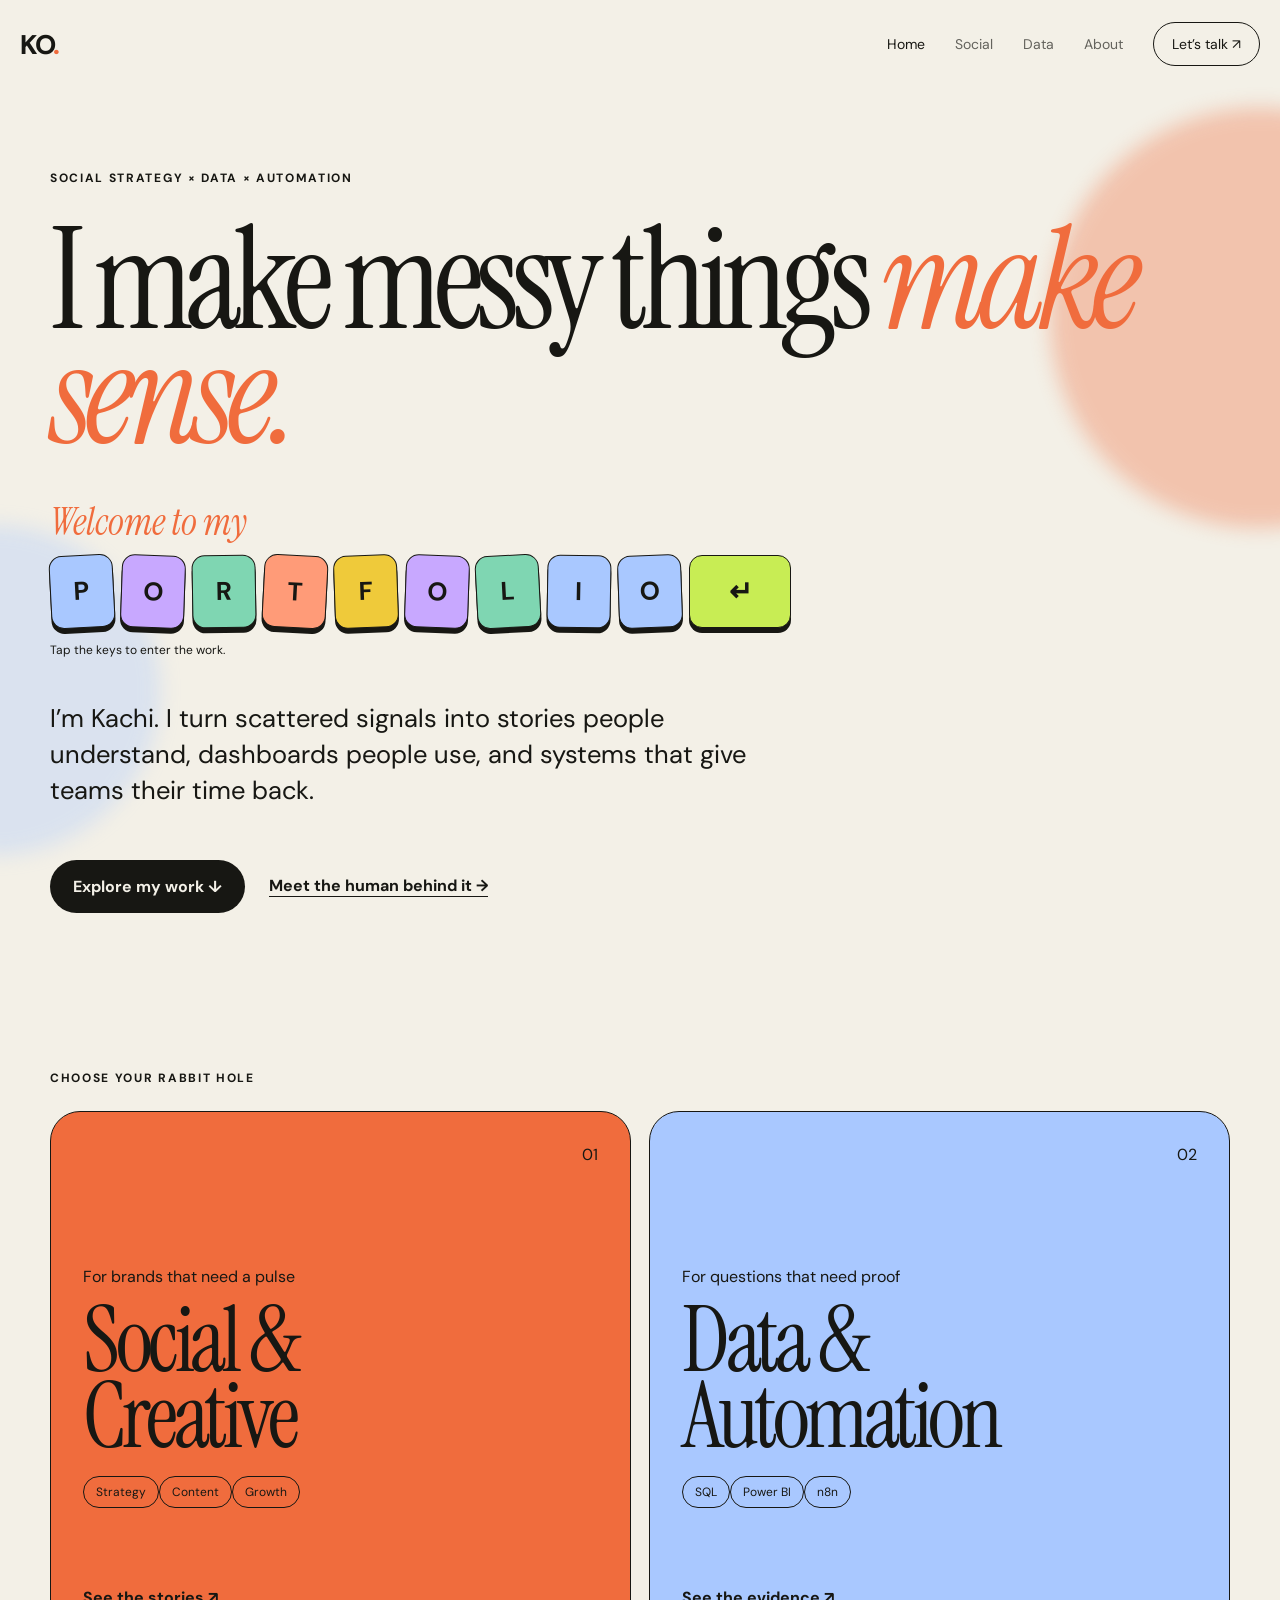
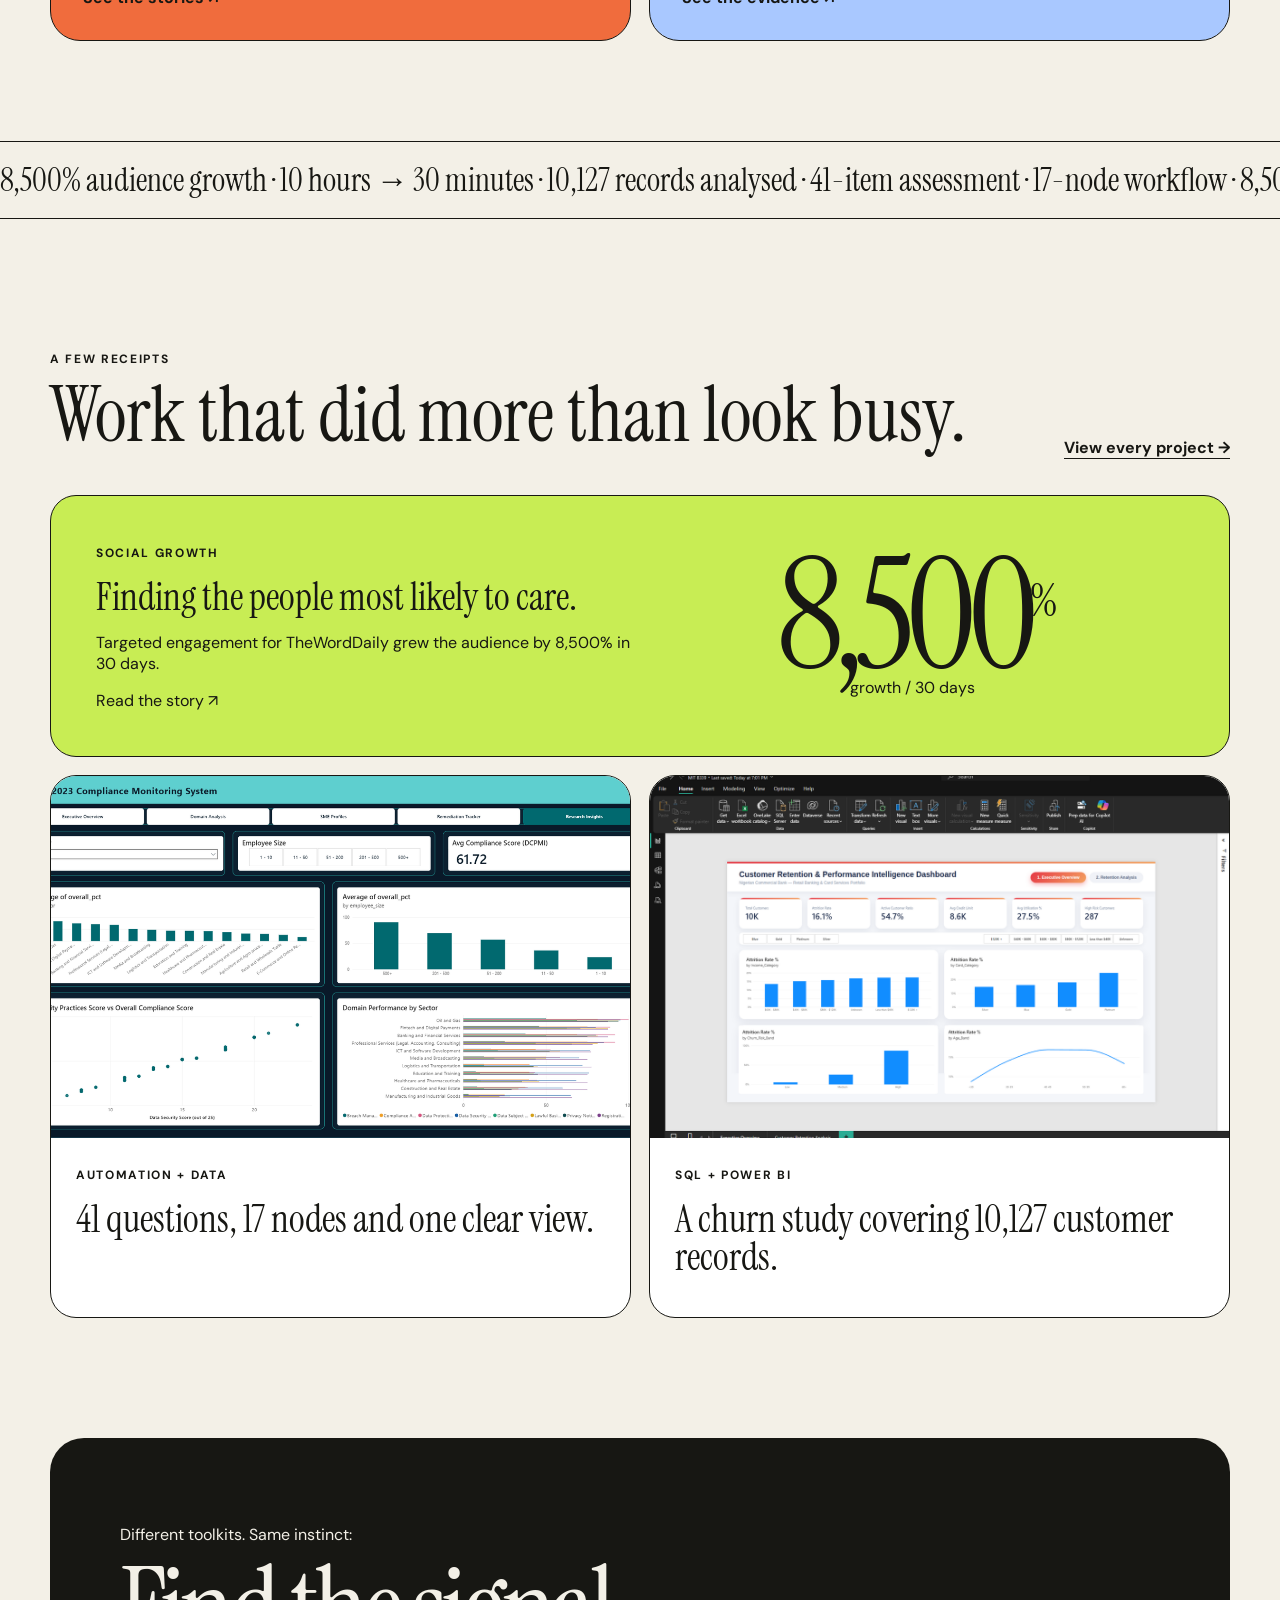
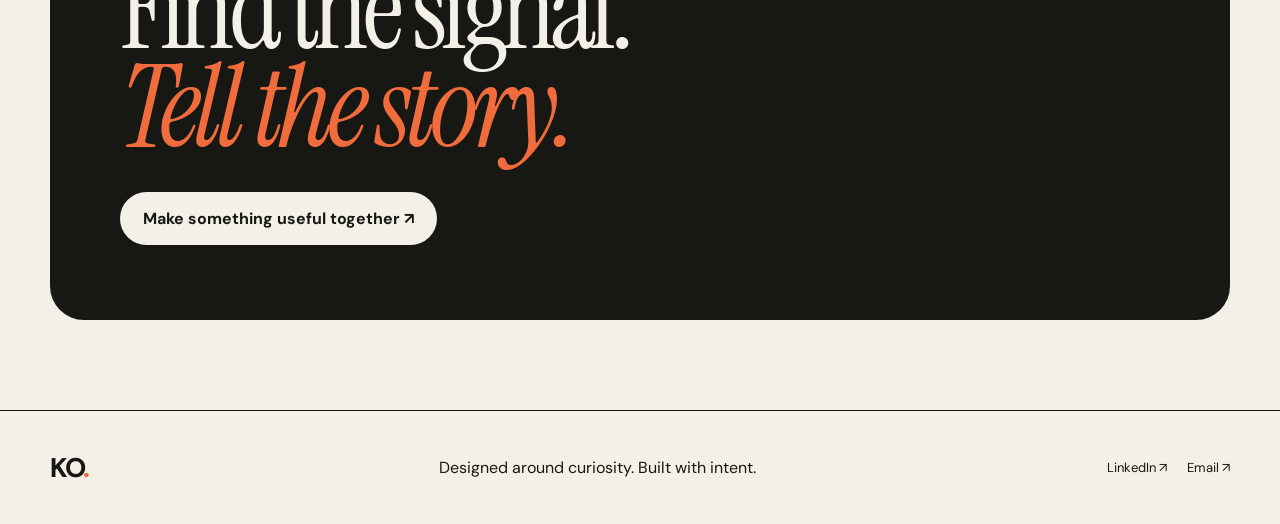
<file: index.html>
<!doctype html><html lang="en"><head><meta charset="utf-8"><meta name="viewport" content="width=device-width,initial-scale=1"><meta name="description" content="Kachi Ochemba | social strategist, data analyst and automation builder."><title>Kachi Ochemba | Making messy things make sense</title><link rel="icon" href="assets/favicon.svg" type="image/svg+xml"><link rel="stylesheet" href="styles.css?v=20261008-mobile2"><meta property="og:type" content="website"><meta property="og:title" content="Kachi Ochemba | Making messy things make sense"><meta property="og:description" content="Social strategy, data analysis and automation, brought together in one portfolio."><meta property="og:image" content="https://raw.githubusercontent.com/Kachiochemba/kachi-portfolio/main/assets/og-home.png"><meta property="og:image:width" content="1200"><meta property="og:image:height" content="630"><meta property="og:image:alt" content="Welcome to my portfolio in colourful keyboard-style letters"><meta name="twitter:card" content="summary_large_image"><meta name="twitter:title" content="Kachi Ochemba | Making messy things make sense"><meta name="twitter:description" content="Social strategy, data analysis and automation, brought together in one portfolio."><meta name="twitter:image" content="https://raw.githubusercontent.com/Kachiochemba/kachi-portfolio/main/assets/og-home.png"></head><body data-page="home"><div class="orb orb-a"></div><div class="orb orb-b"></div><header class="site-header"><a class="mark" href="index.html">KO<span>.</span></a><button class="menu" type="button" aria-expanded="false" aria-label="Open navigation">Menu</button><nav><a class="active" href="index.html">Home</a><a href="socials.html">Social</a><a href="data.html">Data</a><a href="about.html">About</a><a class="nav-cta" href="about.html#contact">Let’s talk ↗</a></nav></header><main>
<section class="hero wrap reveal"><p class="eyebrow">Social strategy × data × automation</p><h1>I make messy things <em>make sense.</em></h1><p class="welcome-line">Welcome to my</p><a class="key-deck" href="#choose" aria-label="Enter Kachi Ochemba’s portfolio"><span style="--r:-3deg">P</span><span style="--r:2deg">O</span><span style="--r:-1deg">R</span><span style="--r:3deg">T</span><span style="--r:-2deg">F</span><span style="--r:2deg">O</span><span style="--r:-3deg">L</span><span style="--r:1deg">I</span><span style="--r:-2deg">O</span><span class="enter-key">↵</span></a><p class="key-hint">Tap the keys to enter the work.</p><p class="hero-copy">I’m Kachi. I turn scattered signals into stories people understand, dashboards people use, and systems that give teams their time back.</p><div class="hero-actions"><a class="button dark" href="#choose">Explore my work ↓</a><a class="text-link" href="about.html">Meet the human behind it →</a></div></section>
<section id="choose" class="choice wrap reveal"><p class="section-kicker">Choose your rabbit hole</p><div class="choice-grid"><a class="choice-card social-card" href="socials.html"><span class="choice-no">01</span><div><p>For brands that need a pulse</p><h2>Social &amp;<br>Creative</h2><span class="pill">Strategy</span><span class="pill">Content</span><span class="pill">Growth</span></div><strong>See the stories ↗</strong></a><a class="choice-card data-card" href="data.html"><span class="choice-no">02</span><div><p>For questions that need proof</p><h2>Data &amp;<br>Automation</h2><span class="pill">SQL</span><span class="pill">Power BI</span><span class="pill">n8n</span></div><strong>See the evidence ↗</strong></a></div></section>
<section class="ticker"><div>8,500% audience growth · 10 hours → 30 minutes · 10,127 records analysed · 41-item assessment · 17-node workflow · 8,500% audience growth ·</div></section>
<section class="featured wrap reveal"><div class="section-head"><div><p class="eyebrow">A few receipts</p><h2>Work that did more than look busy.</h2></div><a class="text-link" href="data.html">View every project →</a></div><div class="feature-grid"><article class="feature feature-wide"><div><span class="tag">SOCIAL GROWTH</span><h3>Finding the people most likely to care.</h3><p>Targeted engagement for TheWordDaily grew the audience by 8,500% in 30 days.</p><a href="socials.html#theworddaily">Read the story ↗</a></div><div class="metric-art"><strong>8,500<sup>%</sup></strong><span>growth / 30 days</span></div></article><a class="feature image-feature" href="project.html?id=ndpa"><img src="assets/imported/ndpa-1.png" alt="NDPA readiness dashboard"><div><span class="tag">AUTOMATION + DATA</span><h3>41 questions, 17 nodes and one clear view.</h3></div></a><a class="feature image-feature" href="project.html?id=retention"><img src="assets/imported/retention-1.png" alt="Customer retention dashboard"><div><span class="tag">SQL + POWER BI</span><h3>A churn study covering 10,127 customer records.</h3></div></a></div></section>
<section class="closing wrap reveal"><p>Different toolkits. Same instinct:</p><h2>Find the signal.<br><em>Tell the story.</em></h2><a class="button light" href="about.html#contact">Make something useful together ↗</a></section></main><footer><a class="mark" href="index.html">KO<span>.</span></a><p>Designed around curiosity. Built with intent.</p><div><a href="https://www.linkedin.com/in/onyekachi-ochemba">LinkedIn ↗</a><a href="mailto:ochembaonyekachi.t@gmail.com">Email ↗</a></div></footer><script src="script.js"></script></body></html>
</file>
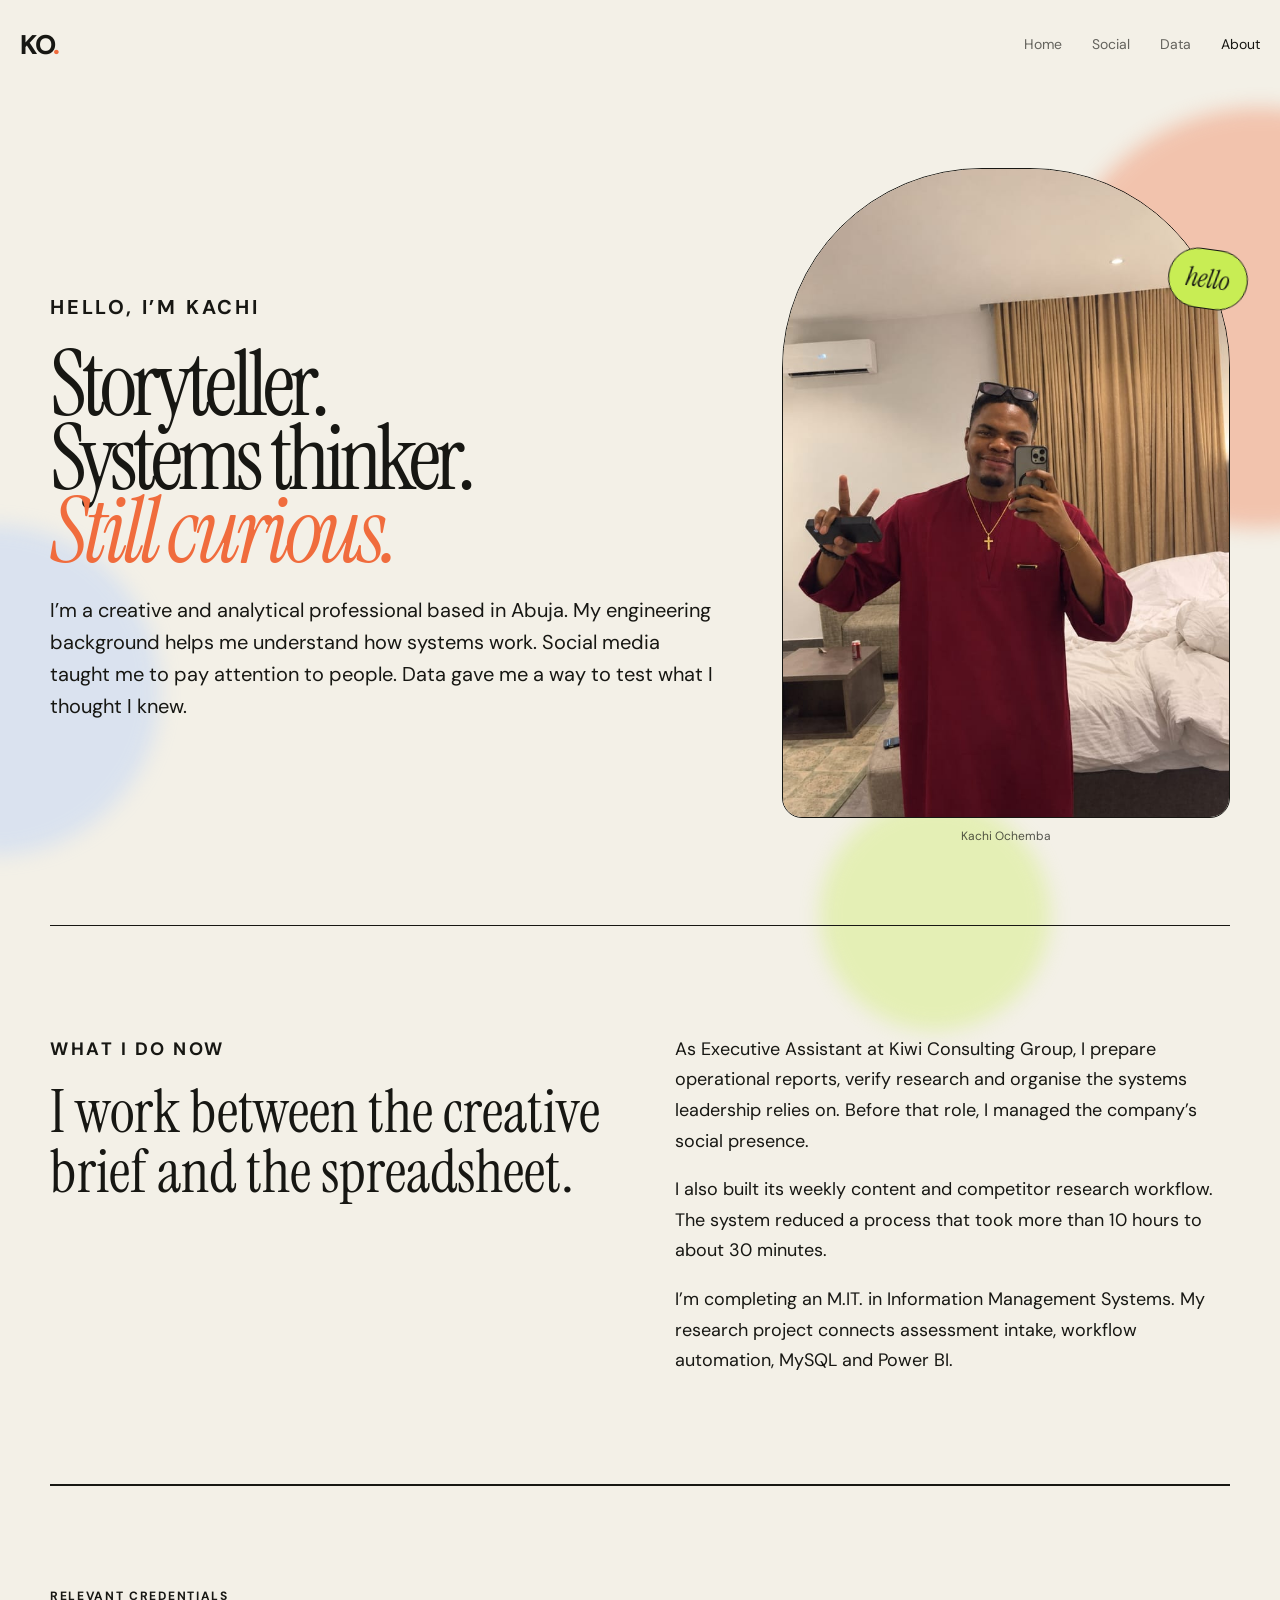
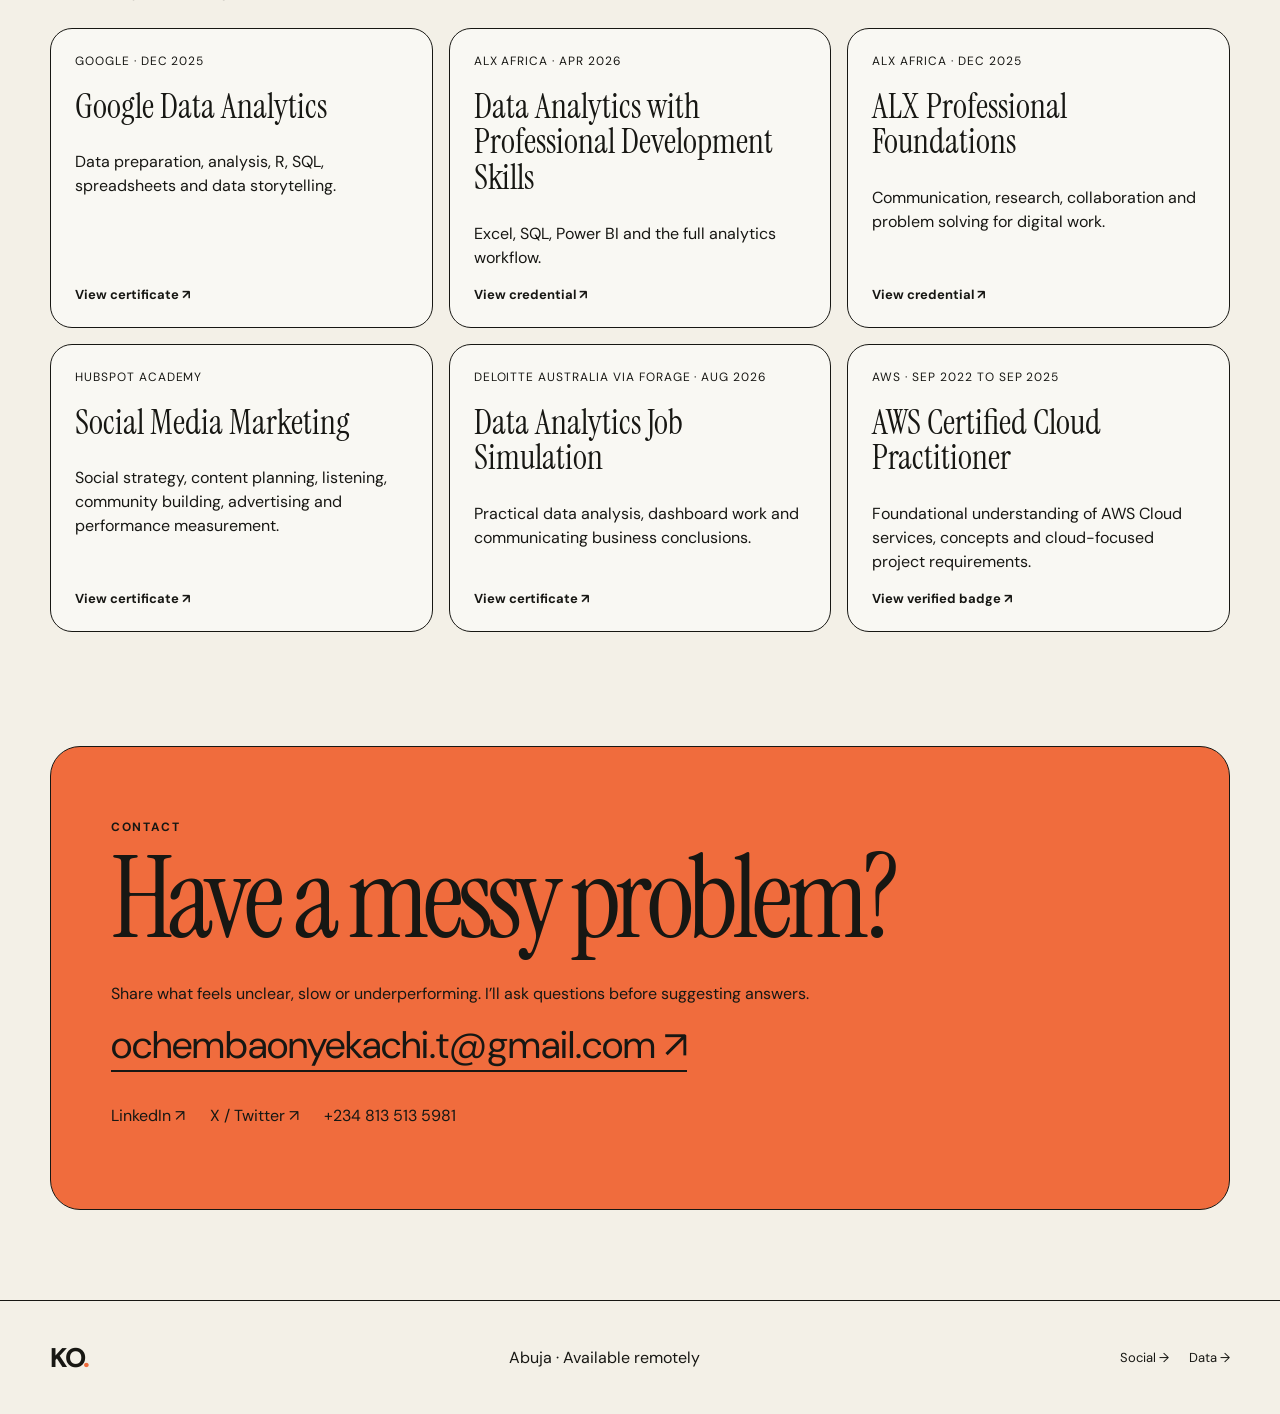
<file: about.html>
<!doctype html><html lang="en"><head><meta charset="utf-8"><meta name="viewport" content="width=device-width,initial-scale=1"><title>About & Contact | Kachi Ochemba</title><link rel="icon" href="assets/favicon.svg" type="image/svg+xml"><link rel="stylesheet" href="styles.css?v=20261008-mobile2"><meta property="og:type" content="website"><meta property="og:title" content="About Kachi Ochemba"><meta property="og:description" content="Meet Kachi Ochemba and explore the thinking, experience and credentials behind the work."><meta property="og:image" content="https://raw.githubusercontent.com/Kachiochemba/kachi-portfolio/main/assets/og-home.png"><meta property="og:image:width" content="1200"><meta property="og:image:height" content="630"><meta property="og:image:alt" content="Welcome to my portfolio in colourful keyboard-style letters"><meta name="twitter:card" content="summary_large_image"><meta name="twitter:title" content="About Kachi Ochemba"><meta name="twitter:description" content="Meet Kachi Ochemba and explore the thinking, experience and credentials behind the work."><meta name="twitter:image" content="https://raw.githubusercontent.com/Kachiochemba/kachi-portfolio/main/assets/og-home.png"></head><body><header class="site-header"><a class="mark" href="index.html">KO<span>.</span></a><button class="menu" type="button" aria-expanded="false" aria-label="Open navigation">Menu</button><nav><a href="index.html">Home</a><a href="socials.html">Social</a><a href="data.html">Data</a><a class="active" href="about.html">About</a></nav></header><main>
<section class="about-hero wrap reveal"><div><p class="eyebrow">Hello, I’m Kachi</p><h1>Storyteller.<br>Systems thinker.<br><em>Still curious.</em></h1><p>I’m a creative and analytical professional based in Abuja. My engineering background helps me understand how systems work. Social media taught me to pay attention to people. Data gave me a way to test what I thought I knew.</p></div><figure class="portrait-frame"><img src="assets/imported/kachi-portrait.jpg" alt="Kachi Ochemba smiling in a red traditional outfit"><figcaption>Kachi Ochemba</figcaption></figure></section>
<section class="about-body wrap reveal"><div><p class="eyebrow">What I do now</p><h2>I work between the creative brief and the spreadsheet.</h2></div><div><p>As Executive Assistant at Kiwi Consulting Group, I prepare operational reports, verify research and organise the systems leadership relies on. Before that role, I managed the company’s social presence.</p><p>I also built its weekly content and competitor research workflow. The system reduced a process that took more than 10 hours to about 30 minutes.</p><p>I’m completing an M.IT. in Information Management Systems. My research project connects assessment intake, workflow automation, MySQL and Power BI.</p></div></section>

<section class="credentials wrap reveal"><p class="eyebrow">Relevant credentials</p><div class="credential-grid"><a class="credential-card" href="https://www.coursera.org/account/accomplishments/professional-cert/IUV2LYQONEP7" target="_blank" rel="noreferrer"><span>Google · Dec 2025</span><h3>Google Data Analytics</h3><p>Data preparation, analysis, R, SQL, spreadsheets and data storytelling.</p><b>View certificate ↗</b></a><a class="credential-card" href="https://www.linkedin.com/in/onyekachi-ochemba/details/certifications/" target="_blank" rel="noreferrer"><span>ALX Africa · Apr 2026</span><h3>Data Analytics with Professional Development Skills</h3><p>Excel, SQL, Power BI and the full analytics workflow.</p><b>View credential ↗</b></a><a class="credential-card" href="https://www.linkedin.com/in/onyekachi-ochemba/details/certifications/" target="_blank" rel="noreferrer"><span>ALX Africa · Dec 2025</span><h3>ALX Professional Foundations</h3><p>Communication, research, collaboration and problem solving for digital work.</p><b>View credential ↗</b></a><a class="credential-card" href="https://app-eu1.hubspot.com/academy/achievements/6lsgv8jb/en/1/kachi-ochemba/social-media-marketing" target="_blank" rel="noreferrer"><span>HubSpot Academy</span><h3>Social Media Marketing</h3><p>Social strategy, content planning, listening, community building, advertising and performance measurement.</p><b>View certificate ↗</b></a><a class="credential-card" href="https://www.theforage.com/completion-certificates/9PBTqmSxAf6zZTseP/io9DzWKe3PTsiS6GG_9PBTqmSxAf6zZTseP_pKA3pmaFmXoKxJQJu_1787134753921_completion_certificate.pdf" target="_blank" rel="noreferrer"><span>Deloitte Australia via Forage · Aug 2026</span><h3>Data Analytics Job Simulation</h3><p>Practical data analysis, dashboard work and communicating business conclusions.</p><b>View certificate ↗</b></a><a class="credential-card" href="https://www.credly.com/badges/ab9298f5-20d5-4d3d-8ba2-5de4e067c511/linked_in_profile" target="_blank" rel="noreferrer"><span>AWS · Sep 2022 to Sep 2025</span><h3>AWS Certified Cloud Practitioner</h3><p>Foundational understanding of AWS Cloud services, concepts and cloud-focused project requirements.</p><b>View verified badge ↗</b></a></div></section>
<section id="contact" class="contact wrap reveal"><p class="eyebrow">Contact</p><h2>Have a messy problem?</h2><p>Share what feels unclear, slow or underperforming. I’ll ask questions before suggesting answers.</p><a class="email-link" href="mailto:ochembaonyekachi.t@gmail.com">ochembaonyekachi.t@gmail.com ↗</a><div class="contact-links"><a href="https://www.linkedin.com/in/onyekachi-ochemba">LinkedIn ↗</a><a href="https://x.com/kachi_csv">X / Twitter ↗</a><a href="tel:+2348135135981">+234 813 513 5981</a></div></section></main><footer><a class="mark" href="index.html">KO<span>.</span></a><p>Abuja · Available remotely</p><div><a href="socials.html">Social →</a><a href="data.html">Data →</a></div></footer><script src="script.js"></script></body></html>
</file>
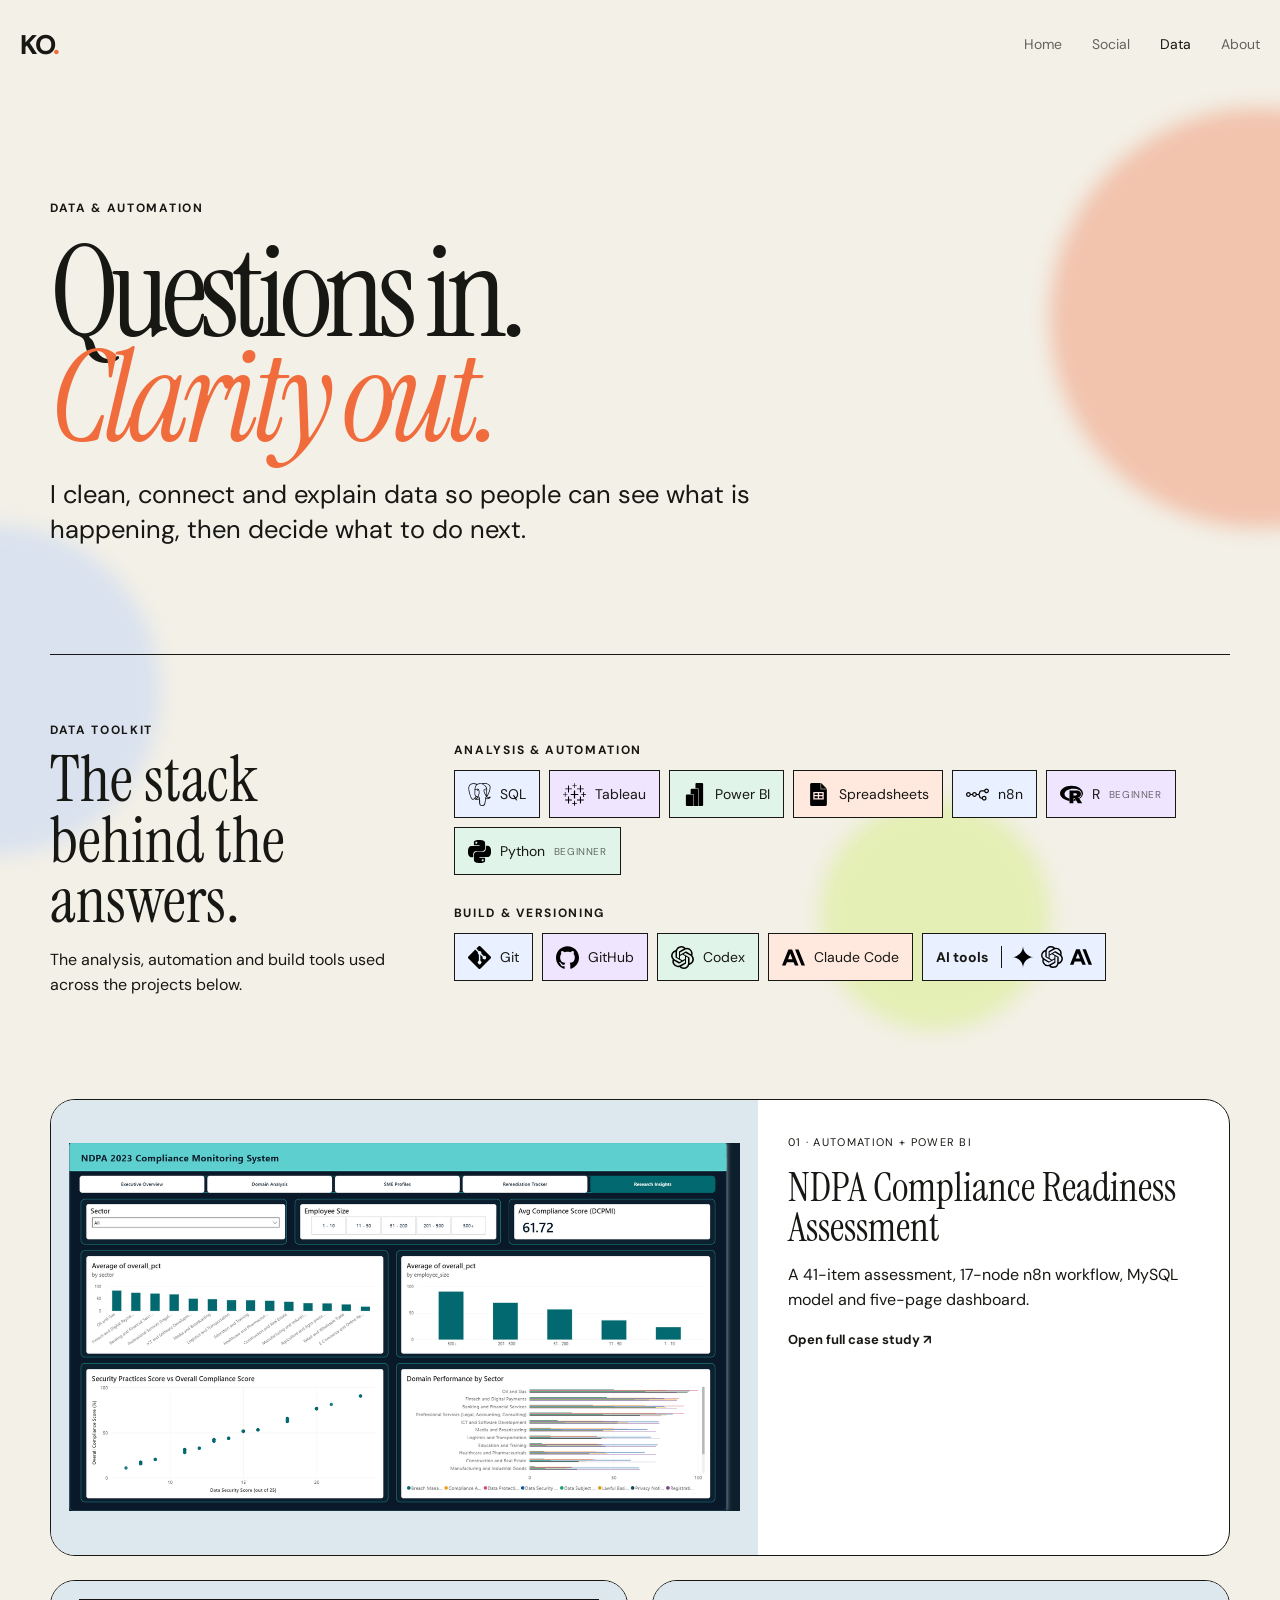
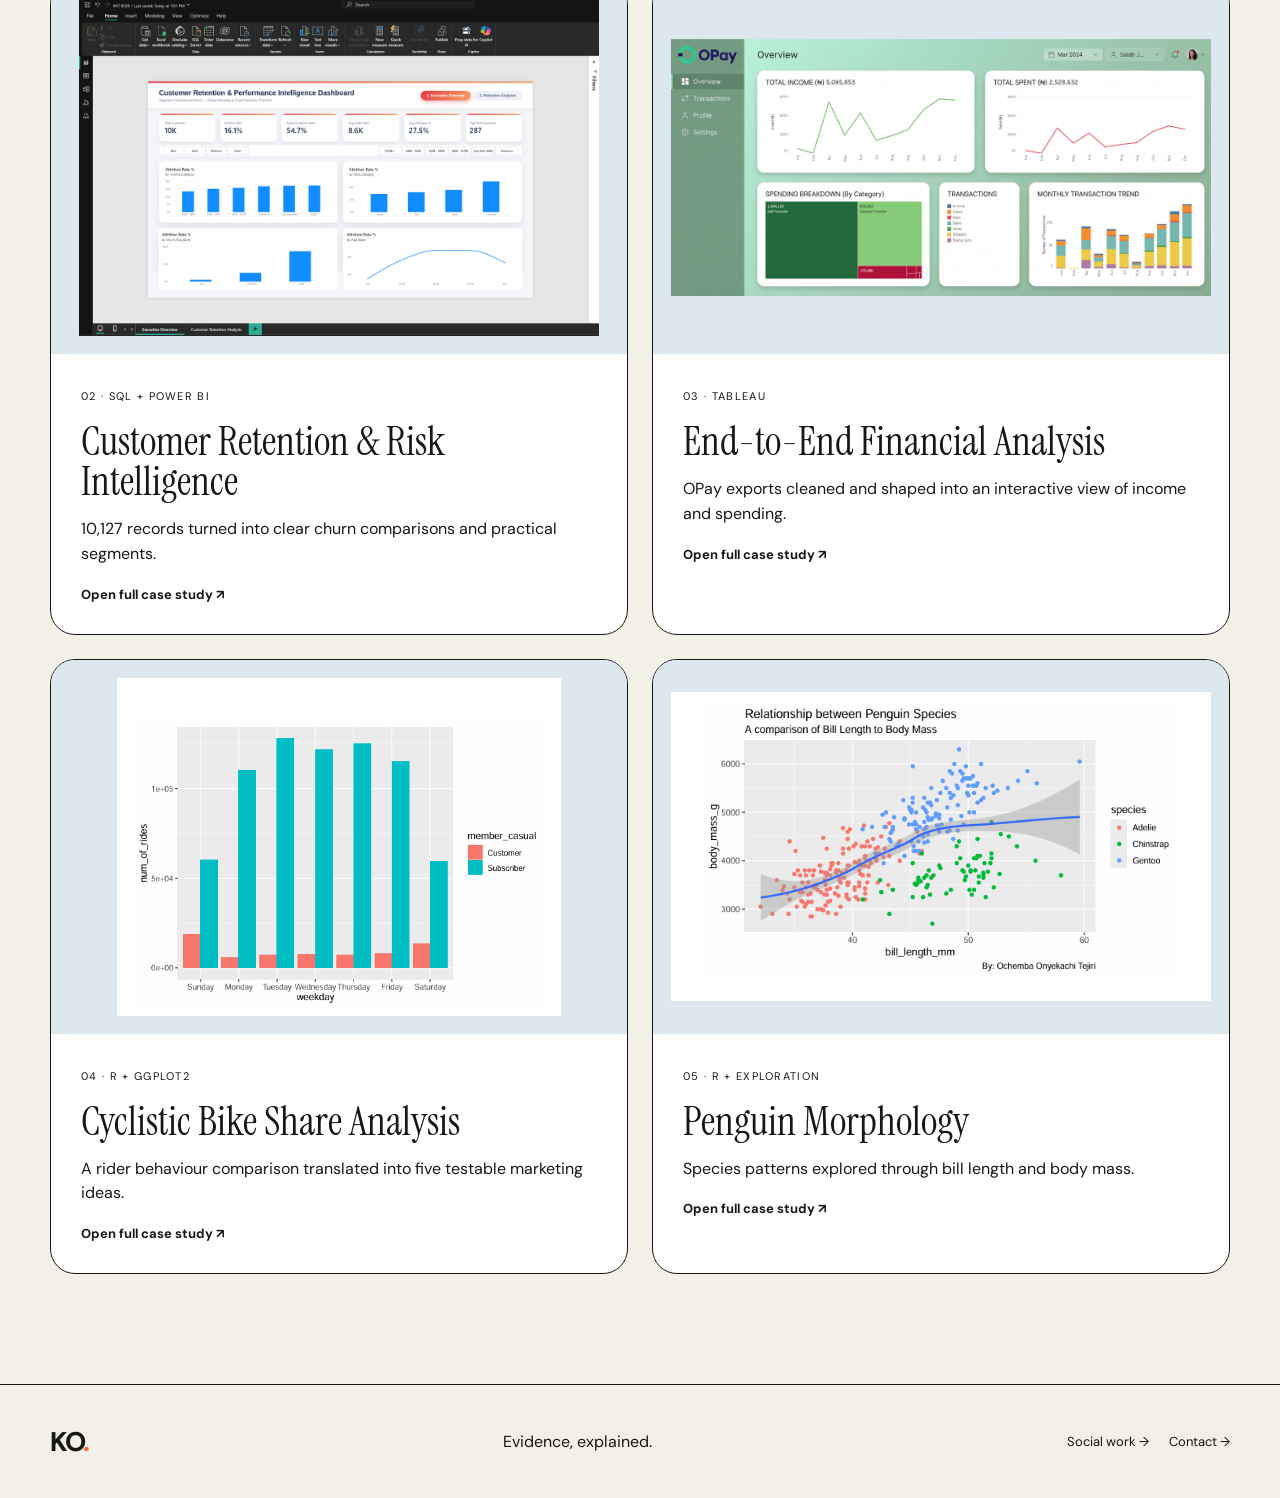
<file: data.html>
<!doctype html><html lang="en"><head><meta charset="utf-8"><meta name="viewport" content="width=device-width,initial-scale=1"><title>Data & Automation | Kachi Ochemba</title><link rel="icon" href="assets/favicon.svg" type="image/svg+xml"><link rel="stylesheet" href="styles.css?v=20261008-mobile2"><meta property="og:type" content="website"><meta property="og:title" content="Data &amp; Automation | Kachi Ochemba"><meta property="og:description" content="Data analysis, dashboards and automation projects that turn difficult questions into useful answers."><meta property="og:image" content="https://raw.githubusercontent.com/Kachiochemba/kachi-portfolio/main/assets/og-home.png"><meta property="og:image:width" content="1200"><meta property="og:image:height" content="630"><meta property="og:image:alt" content="Welcome to my portfolio in colourful keyboard-style letters"><meta name="twitter:card" content="summary_large_image"><meta name="twitter:title" content="Data &amp; Automation | Kachi Ochemba"><meta name="twitter:description" content="Data analysis, dashboards and automation projects that turn difficult questions into useful answers."><meta name="twitter:image" content="https://raw.githubusercontent.com/Kachiochemba/kachi-portfolio/main/assets/og-home.png"></head><body><header class="site-header"><a class="mark" href="index.html">KO<span>.</span></a><button class="menu" type="button" aria-expanded="false" aria-label="Open navigation">Menu</button><nav><a href="index.html">Home</a><a href="socials.html">Social</a><a class="active" href="data.html">Data</a><a href="about.html">About</a></nav></header><main><section class="page-hero wrap reveal"><p class="eyebrow">Data &amp; Automation</p><h1>Questions in.<br><em>Clarity out.</em></h1><p>I clean, connect and explain data so people can see what is happening, then decide what to do next.</p></section><section class="tool-deck-section wrap reveal"><div><p class="eyebrow">Data toolkit</p><h2>The stack behind the answers.</h2><p>The analysis, automation and build tools used across the projects below.</p></div><div class="stack-groups"><div class="stack-group"><h3>Analysis &amp; automation</h3><ul class="visible-stack"><li><img src="assets/icons/postgresql.svg" alt="">SQL</li><li><img src="assets/icons/tableau.svg" alt="">Tableau</li><li><img src="assets/icons/powerbi.svg" alt="">Power BI</li><li><img src="assets/icons/googlesheets.svg" alt="">Spreadsheets</li><li><img src="assets/icons/n8n.svg" alt="">n8n</li><li><img src="assets/icons/r.svg" alt="">R <small>beginner</small></li><li><img src="assets/icons/python.svg" alt="">Python <small>beginner</small></li></ul></div><div class="stack-group"><h3>Build &amp; versioning</h3><ul class="visible-stack"><li><img src="assets/icons/git.svg" alt="">Git</li><li><img src="assets/icons/github.svg" alt="">GitHub</li><li><img src="assets/icons/openai.svg" alt="">Codex</li><li><img src="assets/icons/anthropic.svg" alt="">Claude Code</li><li class="ai-cluster"><strong>AI tools</strong><span><img src="assets/icons/googlegemini.svg" alt="Google Gemini" title="Google Gemini"><img src="assets/icons/openai.svg" alt="ChatGPT" title="ChatGPT"><img src="assets/icons/anthropic.svg" alt="Claude" title="Claude"></span></li></ul></div></div></section><section class="project-grid wrap">
<a class="project-card hero-project reveal" href="project.html?id=ndpa"><div class="project-image"><img src="assets/imported/ndpa-1.png" alt="NDPA dashboard"></div><div class="project-copy"><span>01 · AUTOMATION + POWER BI</span><h2>NDPA Compliance Readiness Assessment</h2><p>A 41-item assessment, 17-node n8n workflow, MySQL model and five-page dashboard.</p><b>Open full case study ↗</b></div></a>
<a class="project-card reveal" href="project.html?id=retention"><div class="project-image"><img src="assets/imported/retention-1.png" alt="Retention dashboard"></div><div class="project-copy"><span>02 · SQL + POWER BI</span><h2>Customer Retention &amp; Risk Intelligence</h2><p>10,127 records turned into clear churn comparisons and practical segments.</p><b>Open full case study ↗</b></div></a>
<a class="project-card reveal" href="project.html?id=finance"><div class="project-image"><img src="assets/imported/finance-dashboard.png" alt="Financial dashboard"></div><div class="project-copy"><span>03 · TABLEAU</span><h2>End-to-End Financial Analysis</h2><p>OPay exports cleaned and shaped into an interactive view of income and spending.</p><b>Open full case study ↗</b></div></a>
<a class="project-card reveal" href="project.html?id=cyclistic"><div class="project-image"><img src="assets/imported/cyclistic-1.png" alt="Cyclistic analysis"></div><div class="project-copy"><span>04 · R + GGPLOT2</span><h2>Cyclistic Bike Share Analysis</h2><p>A rider behaviour comparison translated into five testable marketing ideas.</p><b>Open full case study ↗</b></div></a>
<a class="project-card reveal" href="project.html?id=penguins"><div class="project-image"><img src="assets/imported/penguin-1.png" alt="Penguin analysis"></div><div class="project-copy"><span>05 · R + EXPLORATION</span><h2>Penguin Morphology</h2><p>Species patterns explored through bill length and body mass.</p><b>Open full case study ↗</b></div></a></section></main><footer><a class="mark" href="index.html">KO<span>.</span></a><p>Evidence, explained.</p><div><a href="socials.html">Social work →</a><a href="about.html#contact">Contact →</a></div></footer><script src="script.js"></script></body></html>
</file>
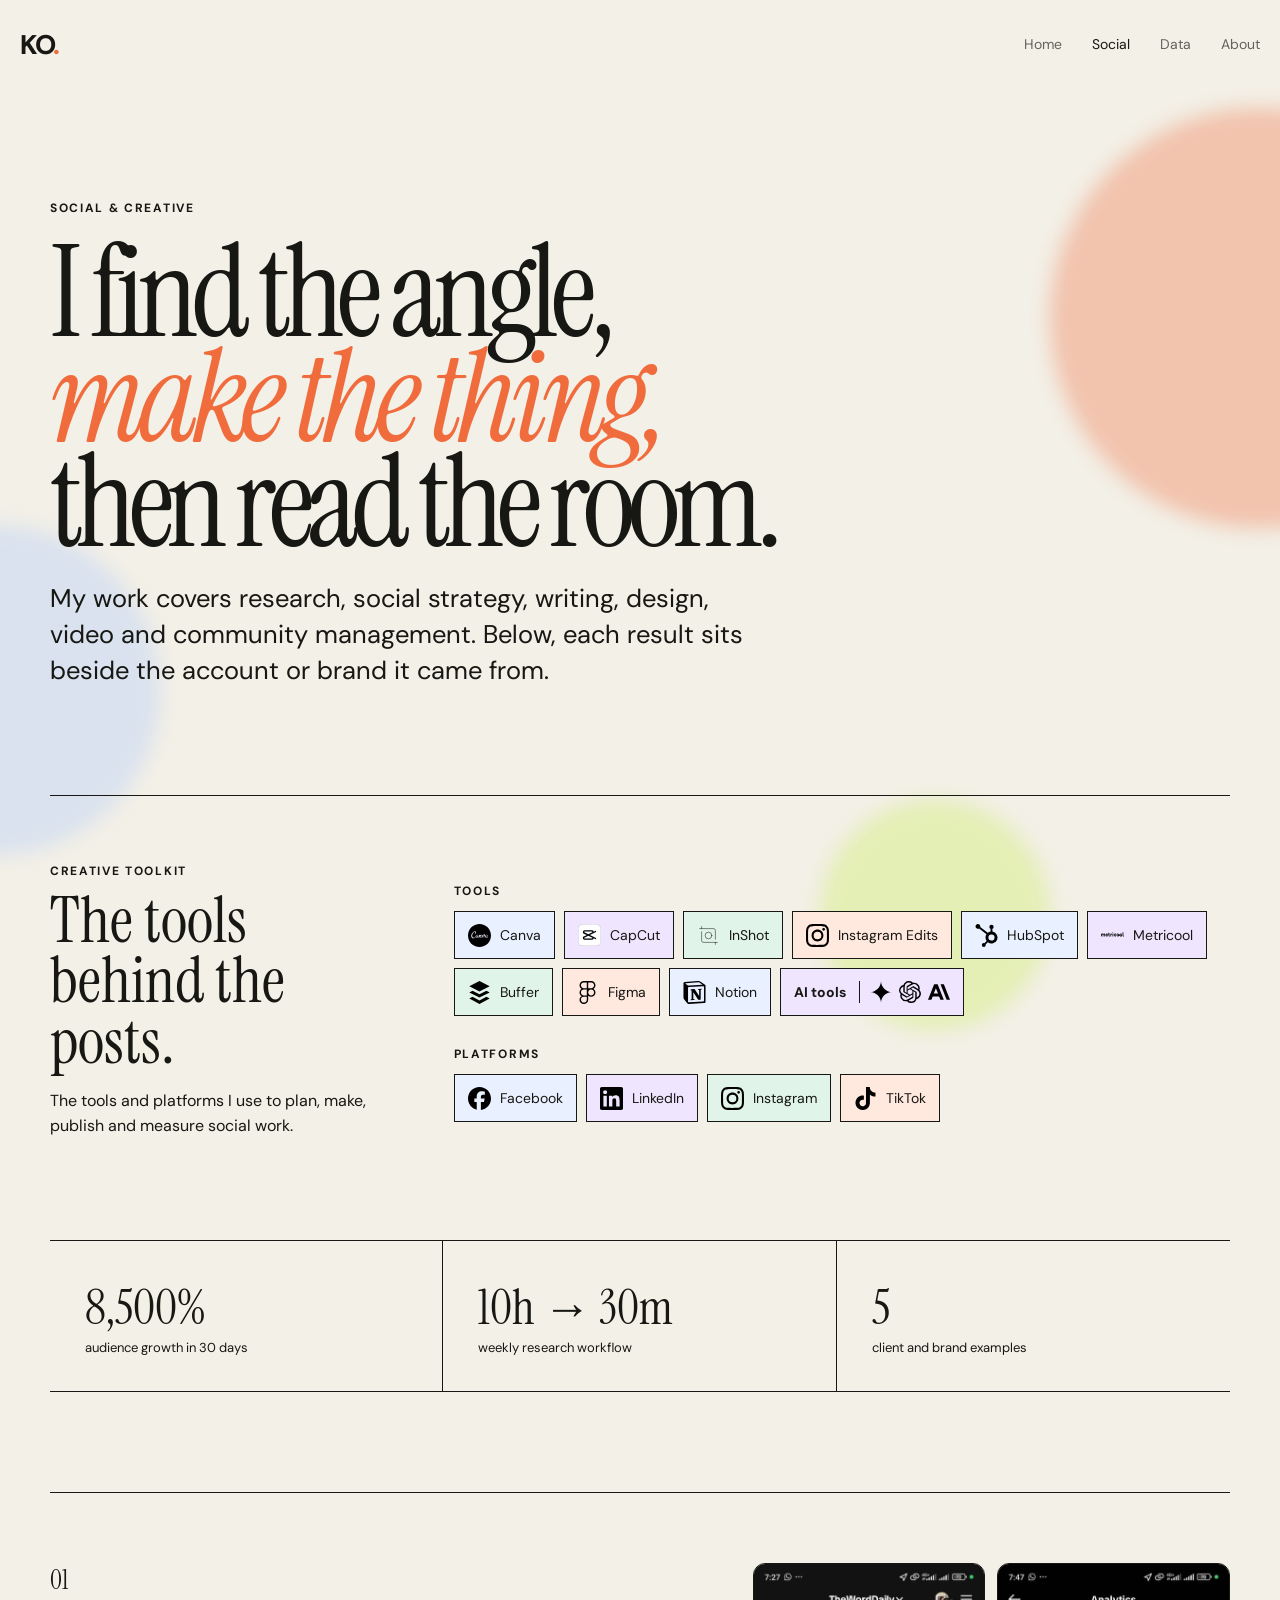
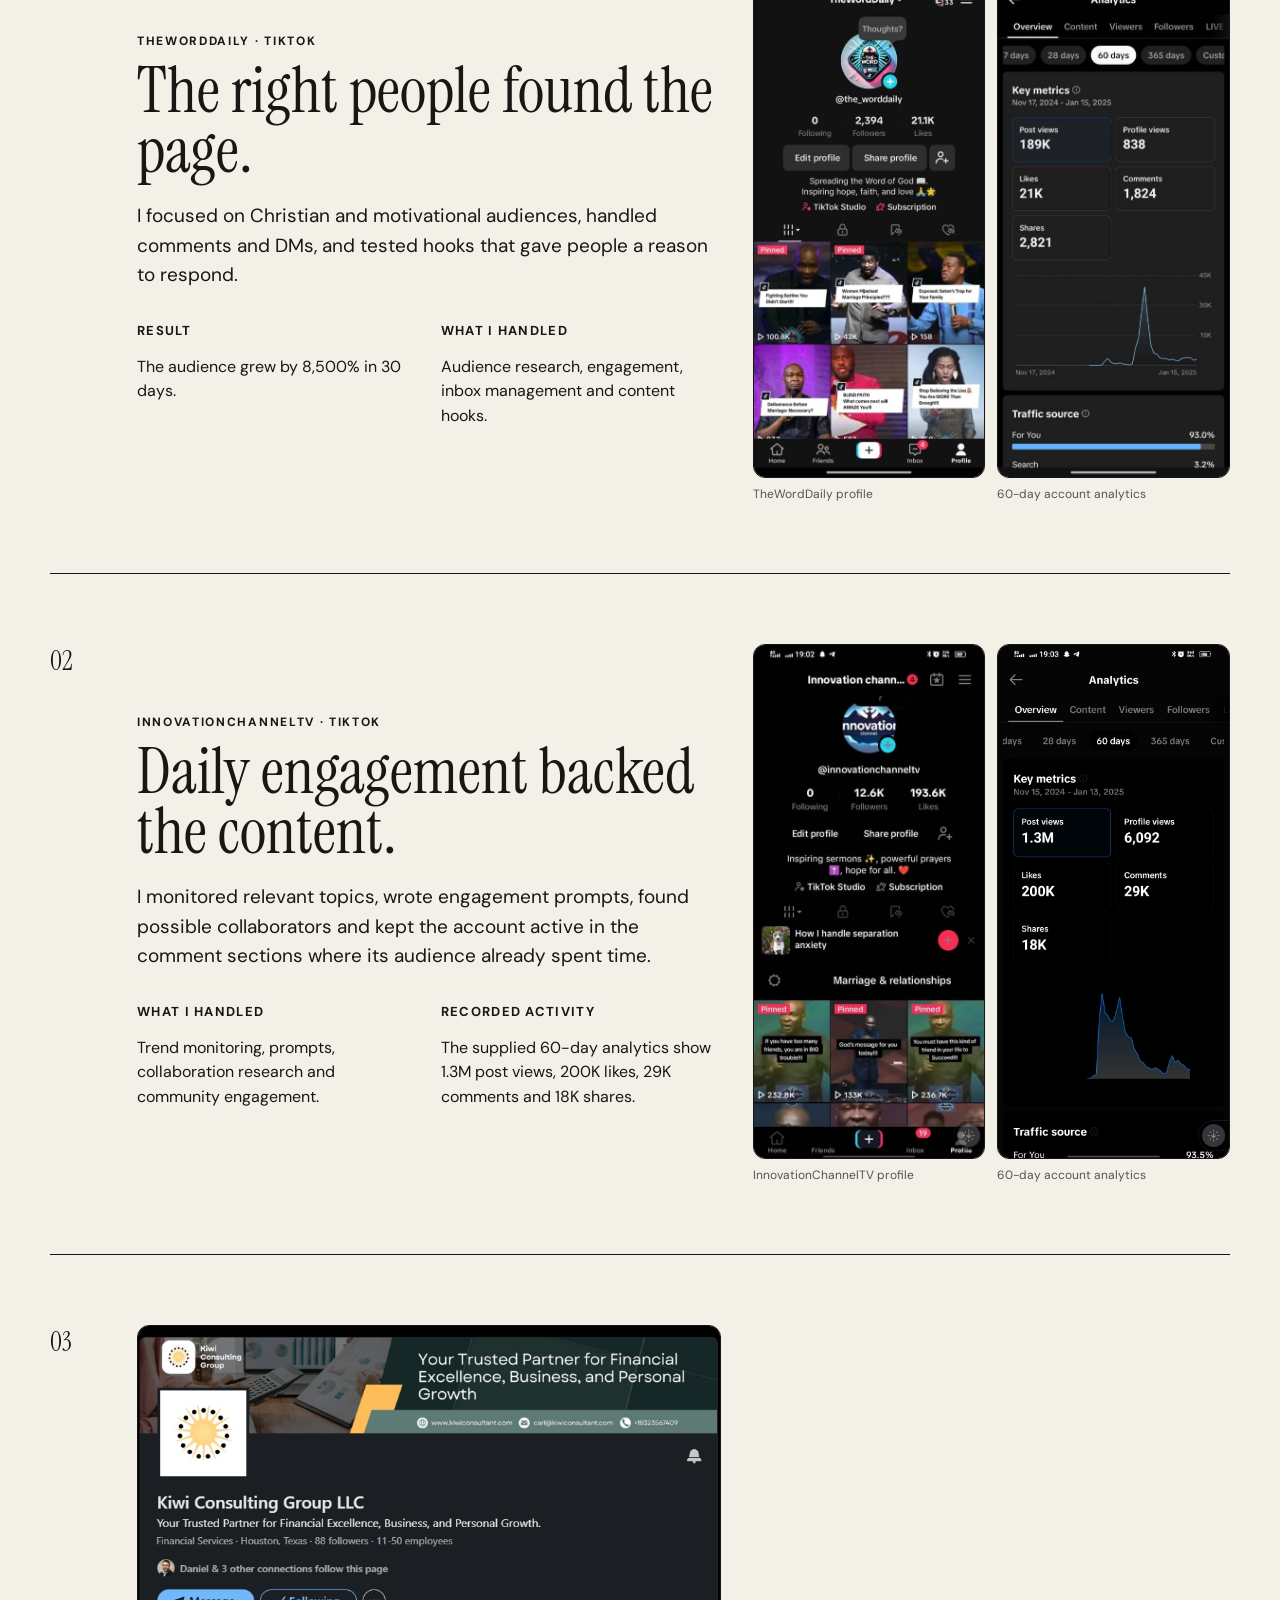
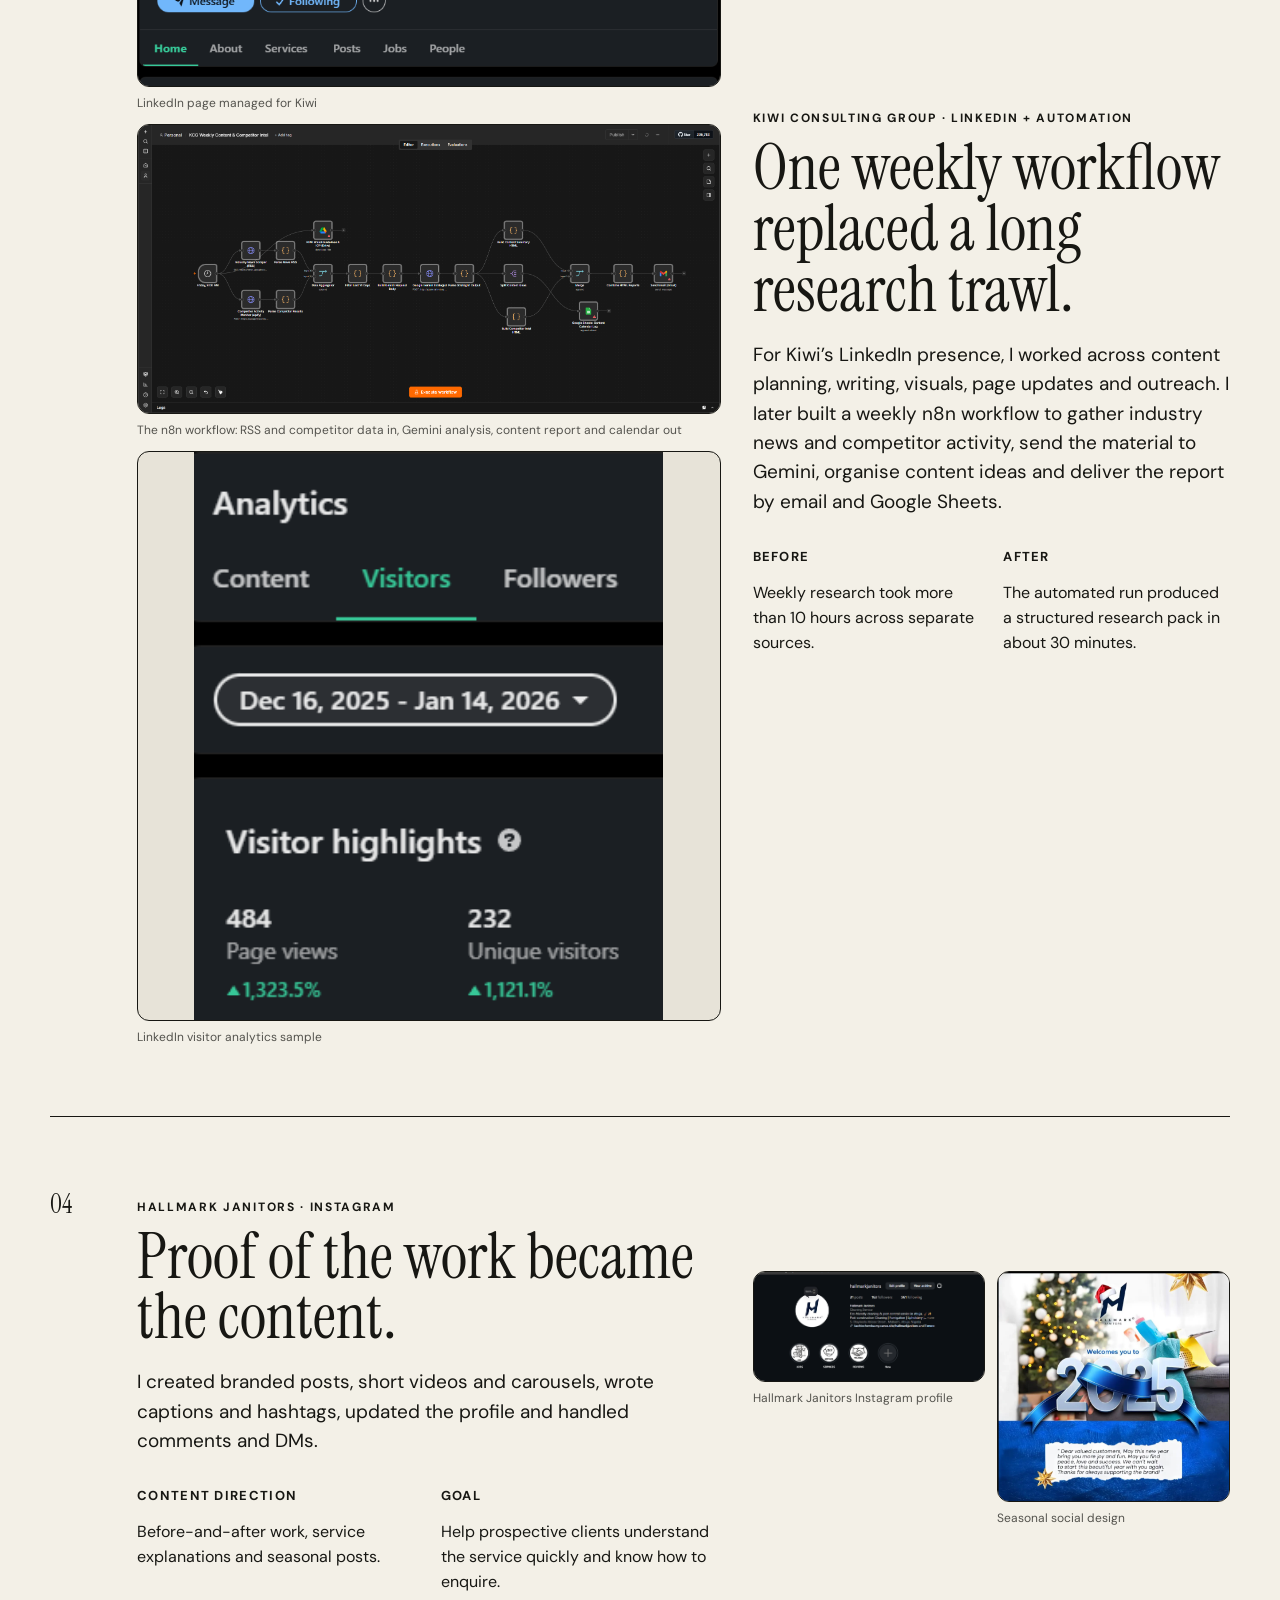
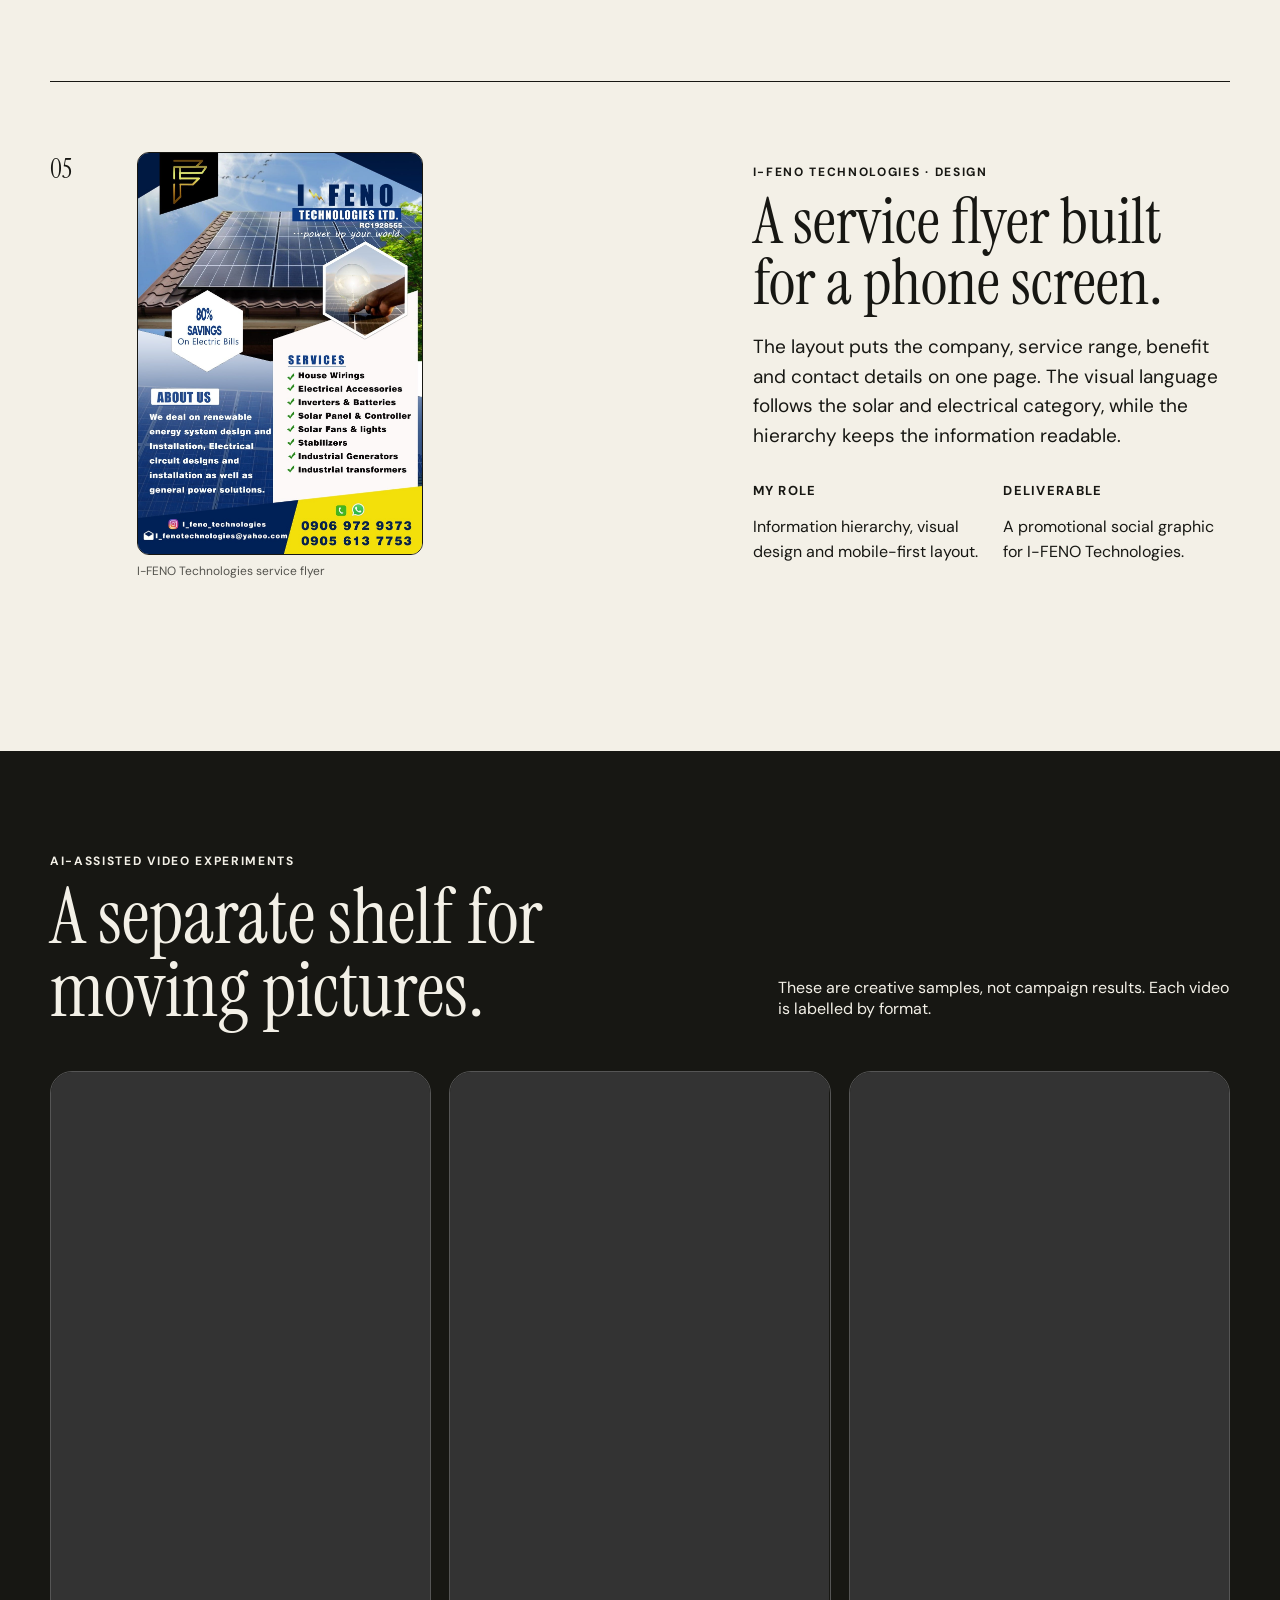
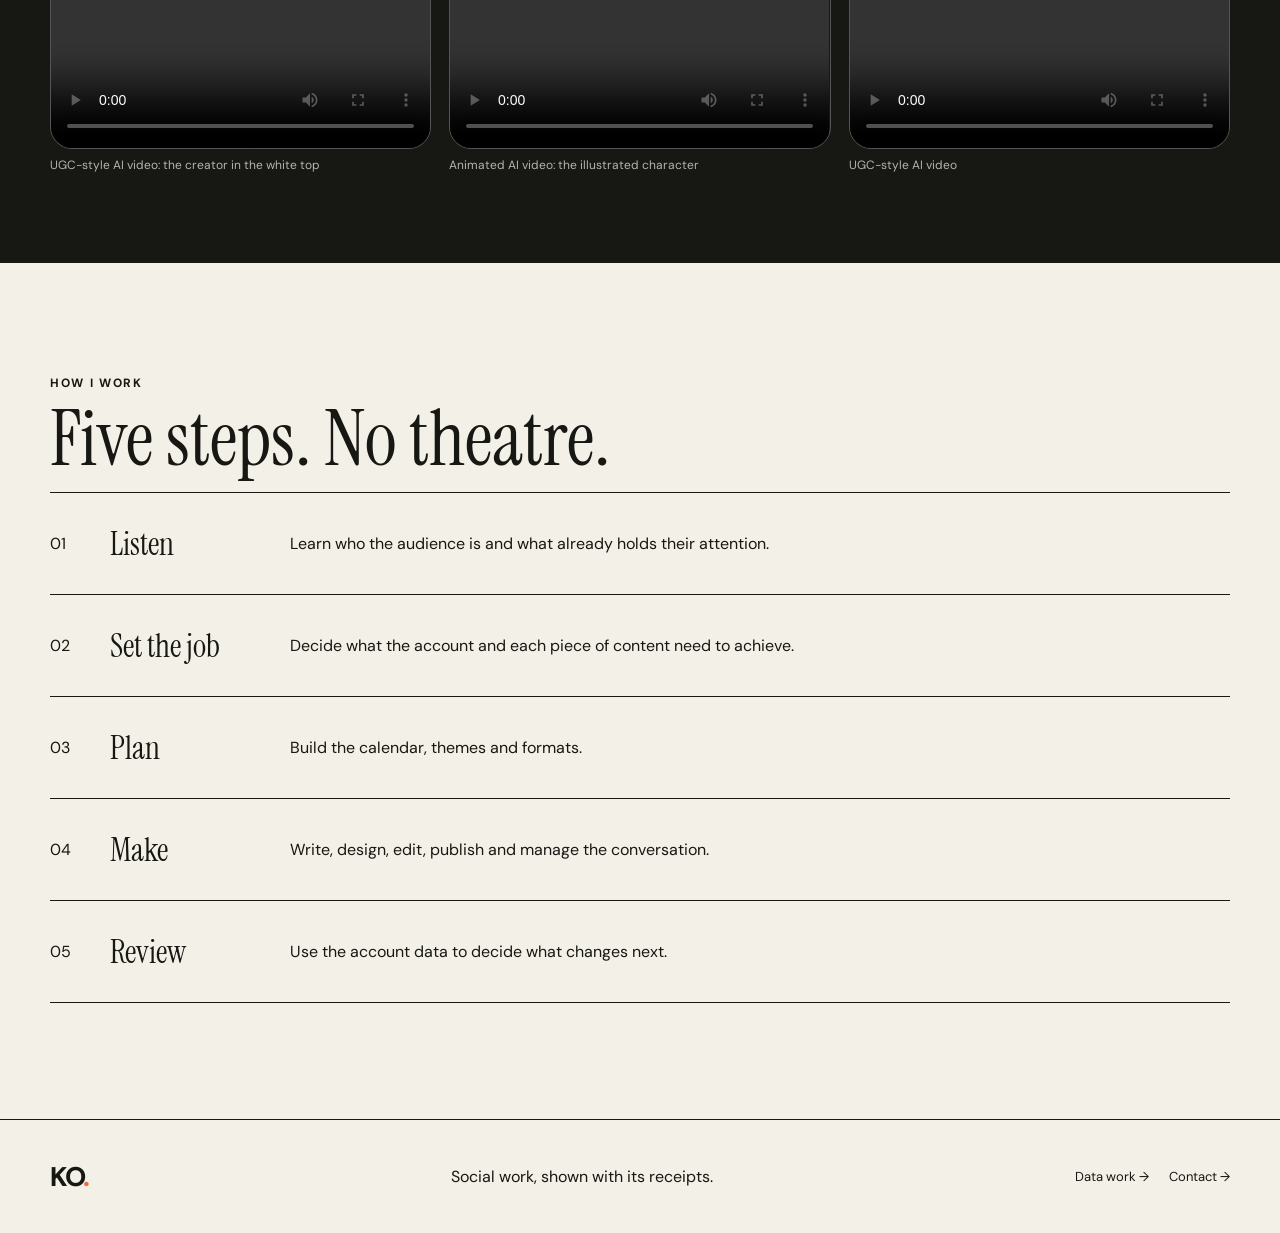
<file: socials.html>
<!doctype html><html lang="en"><head><meta charset="utf-8"><meta name="viewport" content="width=device-width,initial-scale=1"><title>Social & Creative | Kachi Ochemba</title><link rel="icon" href="assets/favicon.svg" type="image/svg+xml"><link rel="stylesheet" href="styles.css?v=20261008-mobile2"><meta property="og:type" content="website"><meta property="og:title" content="Social &amp; Creative | Kachi Ochemba"><meta property="og:description" content="Social strategy, writing, design, video and community work, shown with the story behind each result."><meta property="og:image" content="https://raw.githubusercontent.com/Kachiochemba/kachi-portfolio/main/assets/og-home.png"><meta property="og:image:width" content="1200"><meta property="og:image:height" content="630"><meta property="og:image:alt" content="Welcome to my portfolio in colourful keyboard-style letters"><meta name="twitter:card" content="summary_large_image"><meta name="twitter:title" content="Social &amp; Creative | Kachi Ochemba"><meta name="twitter:description" content="Social strategy, writing, design, video and community work, shown with the story behind each result."><meta name="twitter:image" content="https://raw.githubusercontent.com/Kachiochemba/kachi-portfolio/main/assets/og-home.png"></head><body><header class="site-header"><a class="mark" href="index.html">KO<span>.</span></a><button class="menu" type="button" aria-expanded="false" aria-label="Open navigation">Menu</button><nav><a href="index.html">Home</a><a class="active" href="socials.html">Social</a><a href="data.html">Data</a><a href="about.html">About</a></nav></header><main>
<section class="page-hero wrap reveal"><p class="eyebrow">Social &amp; Creative</p><h1>I find the angle,<br><em>make the thing,</em><br>then read the room.</h1><p>My work covers research, social strategy, writing, design, video and community management. Below, each result sits beside the account or brand it came from.</p></section><section class="tool-deck-section wrap reveal"><div><p class="eyebrow">Creative toolkit</p><h2>The tools behind the posts.</h2><p>The tools and platforms I use to plan, make, publish and measure social work.</p></div><div class="stack-groups"><div class="stack-group"><h3>Tools</h3><ul class="visible-stack"><li><img src="assets/icons/canva.svg" alt="">Canva</li><li><img src="assets/icons/capcut.svg" alt="">CapCut</li><li><img src="assets/icons/inshot.svg" alt="">InShot</li><li><img src="assets/icons/instagram.svg" alt="">Instagram Edits</li><li><img src="assets/icons/hubspot.svg" alt="">HubSpot</li><li><img src="assets/icons/metricool.svg" alt="">Metricool</li><li><img src="assets/icons/buffer.svg" alt="">Buffer</li><li><img src="assets/icons/figma.svg" alt="">Figma</li><li><img src="assets/icons/notion.svg" alt="">Notion</li><li class="ai-cluster"><strong>AI tools</strong><span><img src="assets/icons/googlegemini.svg" alt="Google Gemini" title="Google Gemini"><img src="assets/icons/openai.svg" alt="ChatGPT" title="ChatGPT"><img src="assets/icons/anthropic.svg" alt="Claude" title="Claude"></span></li></ul></div><div class="stack-group"><h3>Platforms</h3><ul class="visible-stack platform-stack"><li><img src="assets/icons/facebook.svg" alt="">Facebook</li><li><img src="assets/icons/linkedin.svg" alt="">LinkedIn</li><li><img src="assets/icons/instagram.svg" alt="">Instagram</li><li><img src="assets/icons/tiktok.svg" alt="">TikTok</li></ul></div></div></section>
<section class="social-proof wrap reveal"><div><strong>8,500%</strong><span>audience growth in 30 days</span></div><div><strong>10h → 30m</strong><span>weekly research workflow</span></div><div><strong>5</strong><span>client and brand examples</span></div></section>
<section class="case-list wrap">
<article id="theworddaily" class="social-case reveal"><div class="case-index">01</div><div class="case-story"><p class="eyebrow">THEWORDDAILY · TIKTOK</p><h2>The right people found the page.</h2><p class="lead">I focused on Christian and motivational audiences, handled comments and DMs, and tested hooks that gave people a reason to respond.</p><div class="story-grid"><div><h3>Result</h3><p>The audience grew by 8,500% in 30 days.</p></div><div><h3>What I handled</h3><p>Audience research, engagement, inbox management and content hooks.</p></div></div></div><div class="case-gallery"><figure><img src="assets/imported/94b083c23da6f2cae580c99e269a1d0a.jpg" alt="TheWordDaily TikTok profile"><figcaption>TheWordDaily profile</figcaption></figure><figure><img src="assets/imported/288415cecc74549129624c8ff975239a.jpg" alt="TheWordDaily TikTok analytics"><figcaption>60-day account analytics</figcaption></figure></div></article>
<article class="social-case reveal"><div class="case-index">02</div><div class="case-story"><p class="eyebrow">INNOVATIONCHANNELTV · TIKTOK</p><h2>Daily engagement backed the content.</h2><p class="lead">I monitored relevant topics, wrote engagement prompts, found possible collaborators and kept the account active in the comment sections where its audience already spent time.</p><div class="story-grid"><div><h3>What I handled</h3><p>Trend monitoring, prompts, collaboration research and community engagement.</p></div><div><h3>Recorded activity</h3><p>The supplied 60-day analytics show 1.3M post views, 200K likes, 29K comments and 18K shares.</p></div></div></div><div class="case-gallery"><figure><img src="assets/imported/93f95f4cb8b1b49775ff5eae6cafce84.jpg" alt="InnovationChannelTV TikTok profile"><figcaption>InnovationChannelTV profile</figcaption></figure><figure><img src="assets/imported/8557d4f73953801ae0f38506f96eac05.jpg" alt="InnovationChannelTV analytics"><figcaption>60-day account analytics</figcaption></figure></div></article>
<article class="social-case reverse reveal"><div class="case-index">03</div><div class="case-story"><p class="eyebrow">KIWI CONSULTING GROUP · LINKEDIN + AUTOMATION</p><h2>One weekly workflow replaced a long research trawl.</h2><p class="lead">For Kiwi’s LinkedIn presence, I worked across content planning, writing, visuals, page updates and outreach. I later built a weekly n8n workflow to gather industry news and competitor activity, send the material to Gemini, organise content ideas and deliver the report by email and Google Sheets.</p><div class="story-grid"><div><h3>Before</h3><p>Weekly research took more than 10 hours across separate sources.</p></div><div><h3>After</h3><p>The automated run produced a structured research pack in about 30 minutes.</p></div></div></div><div class="case-gallery wide-gallery"><figure><img src="assets/imported/bc46fdb1b3807c9598363a747f7feb1f.png" alt="Kiwi Consulting Group LinkedIn page"><figcaption>LinkedIn page managed for Kiwi</figcaption></figure><figure><img src="assets/imported/kiwi-automation.png" alt="KCG weekly content and competitor intelligence n8n workflow"><figcaption>The n8n workflow: RSS and competitor data in, Gemini analysis, content report and calendar out</figcaption></figure><figure><img src="assets/imported/c7378c83d3f77ac8a00206594e80c77b.png" alt="Kiwi Consulting Group LinkedIn visitor analytics"><figcaption>LinkedIn visitor analytics sample</figcaption></figure></div></article>
<article class="social-case reveal"><div class="case-index">04</div><div class="case-story"><p class="eyebrow">HALLMARK JANITORS · INSTAGRAM</p><h2>Proof of the work became the content.</h2><p class="lead">I created branded posts, short videos and carousels, wrote captions and hashtags, updated the profile and handled comments and DMs.</p><div class="story-grid"><div><h3>Content direction</h3><p>Before-and-after work, service explanations and seasonal posts.</p></div><div><h3>Goal</h3><p>Help prospective clients understand the service quickly and know how to enquire.</p></div></div></div><div class="case-gallery"><figure><img src="assets/imported/3b6341e00a427614d8fcb06e773edc1c.png" alt="Hallmark Janitors Instagram profile"><figcaption>Hallmark Janitors Instagram profile</figcaption></figure><figure><img src="assets/imported/9890ff4173a7c532f7ec1a5bd1c57e55.png" alt="Hallmark Janitors New Year design"><figcaption>Seasonal social design</figcaption></figure></div></article>
<article class="social-case reverse reveal"><div class="case-index">05</div><div class="case-story"><p class="eyebrow">I-FENO TECHNOLOGIES · DESIGN</p><h2>A service flyer built for a phone screen.</h2><p class="lead">The layout puts the company, service range, benefit and contact details on one page. The visual language follows the solar and electrical category, while the hierarchy keeps the information readable.</p><div class="story-grid"><div><h3>My role</h3><p>Information hierarchy, visual design and mobile-first layout.</p></div><div><h3>Deliverable</h3><p>A promotional social graphic for I-FENO Technologies.</p></div></div></div><div class="case-gallery"><figure><img src="assets/imported/7e329f0390df2e9307a8ac2c73d72118.jpg" alt="I-FENO Technologies promotional design"><figcaption>I-FENO Technologies service flyer</figcaption></figure></div></article>
</section>
<section class="reel-room reveal"><div class="wrap"><div class="section-head"><div><p class="eyebrow">AI-assisted video experiments</p><h2>A separate shelf for moving pictures.</h2></div><p>These are creative samples, not campaign results. Each video is labelled by format.</p></div><div class="video-row"><figure><video controls playsinline preload="metadata" src="https://kachioc.my.canva.site/_assets/video/153dd52b16c1f159656d0a1f8c1c9c67.mp4"></video><figcaption>UGC-style AI video: the creator in the white top</figcaption></figure><figure><video controls playsinline preload="metadata" src="https://kachioc.my.canva.site/_assets/video/c2380901a42fa3c9efb75cdd263a2d02.mp4"></video><figcaption>Animated AI video: the illustrated character</figcaption></figure><figure><video controls playsinline preload="metadata" src="https://kachioc.my.canva.site/_assets/video/14d5e10de690909784d1c18cc0d7e5ca.mp4"></video><figcaption>UGC-style AI video</figcaption></figure></div></div></section>
<section class="process wrap reveal"><p class="eyebrow">How I work</p><h2>Five steps. No theatre.</h2><ol><li><span>01</span><b>Listen</b><p>Learn who the audience is and what already holds their attention.</p></li><li><span>02</span><b>Set the job</b><p>Decide what the account and each piece of content need to achieve.</p></li><li><span>03</span><b>Plan</b><p>Build the calendar, themes and formats.</p></li><li><span>04</span><b>Make</b><p>Write, design, edit, publish and manage the conversation.</p></li><li><span>05</span><b>Review</b><p>Use the account data to decide what changes next.</p></li></ol></section></main><footer><a class="mark" href="index.html">KO<span>.</span></a><p>Social work, shown with its receipts.</p><div><a href="data.html">Data work →</a><a href="about.html#contact">Contact →</a></div></footer><script src="script.js"></script></body></html>
</file>
<file: styles.css>
@import url('enhancements.css');@import url('motion.css');@import url('interactions-v2.css');@import url('refinement.css');@import url('responsive.css');@import url('https://fonts.googleapis.com/css2?family=DM+Sans:wght@400;500;600;700&family=Instrument+Serif:ital@0;1&display=swap');
:root{--ink:#171713;--paper:#f3f0e7;--orange:#f06c3d;--lime:#c8ed54;--blue:#a9c8ff;--line:rgba(23,23,19,.18);--serif:'Instrument Serif',Georgia,serif;--sans:'DM Sans',Arial,sans-serif}*{box-sizing:border-box}html{scroll-behavior:smooth}body{margin:0;background:var(--paper);color:var(--ink);font-family:var(--sans);overflow-x:hidden}a{color:inherit;text-decoration:none}img,video{display:block;max-width:100%}.wrap{width:min(1180px,calc(100% - 40px));margin:auto}.site-header{height:88px;width:min(1260px,calc(100% - 40px));margin:auto;display:flex;align-items:center;justify-content:space-between;position:relative;z-index:20}.mark{font-size:27px;font-weight:800;letter-spacing:-2px}.mark span{color:var(--orange)}nav{display:flex;align-items:center;gap:30px;font-size:14px}nav a{opacity:.65}nav a:hover,nav a.active{opacity:1}.nav-cta{border:1px solid var(--ink);border-radius:99px;padding:12px 18px;opacity:1}.menu{display:none;border:0;background:transparent;font:inherit}.orb{position:fixed;z-index:-1;border-radius:50%;filter:blur(10px);opacity:.34;pointer-events:none;animation:drift 12s ease-in-out infinite alternate}.orb-a{width:420px;height:420px;background:var(--orange);right:-190px;top:12%}.orb-b{width:330px;height:330px;background:var(--blue);left:-170px;bottom:5%;animation-delay:-5s}@keyframes drift{to{transform:translate3d(35px,-45px,0) scale(1.08)}}
.eyebrow,.section-kicker,.tag{font-size:12px;font-weight:700;letter-spacing:.14em;text-transform:uppercase}.hero{min-height:calc(100vh - 88px);display:flex;flex-direction:column;justify-content:center;padding:70px 0 45px}.hero h1,.page-hero h1,.about-hero h1{font-family:var(--serif);font-size:clamp(72px,11vw,160px);line-height:.82;letter-spacing:-.055em;margin:25px 0;max-width:1100px;font-weight:400}.hero h1 em,.page-hero h1 em,.about-hero h1 em,.closing em,.contact em{color:var(--orange);font-weight:400}.hero-copy,.page-hero>p:last-child{font-size:clamp(18px,2vw,27px);line-height:1.4;max-width:720px}.hero-actions{display:flex;gap:24px;align-items:center;margin-top:25px}.button{padding:16px 23px;border-radius:99px;display:inline-block;font-weight:700}.dark{background:var(--ink);color:var(--paper)}.light{background:var(--paper);color:var(--ink)}.text-link{font-weight:700;border-bottom:1px solid}.hero-note{margin-top:auto;font-size:13px;opacity:.65}.choice{padding:100px 0}.choice-grid{display:grid;grid-template-columns:1fr 1fr;gap:18px;margin-top:25px}.choice-card{min-height:530px;border:1px solid var(--ink);border-radius:30px;padding:32px;display:flex;flex-direction:column;justify-content:space-between;transition:.45s cubic-bezier(.2,.8,.2,1);overflow:hidden}.choice-card:hover{transform:translateY(-8px) rotate(-.5deg);box-shadow:10px 12px 0 var(--ink)}.social-card{background:var(--orange)}.data-card{background:var(--blue)}.choice-no{align-self:flex-end}.choice-card h2{font:400 clamp(58px,7vw,98px)/.85 var(--serif);letter-spacing:-.05em;margin:10px 0 25px}.pill{border:1px solid;border-radius:99px;padding:7px 12px;font-size:12px}.ticker{border-block:1px solid;overflow:hidden;padding:17px 0;white-space:nowrap}.ticker div{font:32px var(--serif);animation:ticker 25s linear infinite}@keyframes ticker{to{transform:translateX(-50%)}}.featured{padding:120px 0}.section-head{display:flex;justify-content:space-between;align-items:end;gap:30px;margin-bottom:36px}.section-head h2,.process h2{font:400 clamp(48px,6vw,82px)/.95 var(--serif);margin:8px 0}.feature-grid{display:grid;grid-template-columns:1fr 1fr;gap:18px}.feature{border:1px solid;border-radius:26px;overflow:hidden;background:#fff;transition:.35s}.feature:hover,.project-card:hover{transform:translateY(-6px)}.feature-wide{grid-column:1/-1;background:var(--lime);display:grid;grid-template-columns:1fr 1fr;padding:45px}.feature h3{font:400 38px/1 var(--serif);margin:16px 0}.metric-art{display:flex;flex-direction:column;justify-content:center;align-items:center}.metric-art strong{font:400 clamp(80px,12vw,170px)/.8 var(--serif);letter-spacing:-.06em}.metric-art sup{font-size:.3em}.image-feature img{width:100%;aspect-ratio:16/10;object-fit:cover}.image-feature div{padding:25px}.closing{background:var(--ink);color:var(--paper);border-radius:34px;padding:70px;margin-bottom:90px}.closing h2,.contact h2{font:400 clamp(62px,9vw,125px)/.85 var(--serif);letter-spacing:-.05em;margin:15px 0 35px}
.page-hero{padding:100px 0 80px}.page-hero h1{font-size:clamp(70px,10vw,145px)}.social-proof{display:grid;grid-template-columns:repeat(3,1fr);border-block:1px solid}.social-proof div{padding:35px;border-right:1px solid;display:flex;flex-direction:column}.social-proof div:last-child{border:0}.social-proof strong{font:400 48px var(--serif)}.social-proof span{font-size:13px}.case-list{padding:100px 0}.social-case{display:grid;grid-template-columns:55px 1.1fr .9fr;gap:32px;padding:70px 0;border-top:1px solid;align-items:center}.social-case.reverse .case-story{order:3}.social-case.reverse .case-visual,.social-case.reverse .case-video{order:2}.case-index{align-self:start;font:26px var(--serif)}.case-story h2{font:400 clamp(46px,5vw,74px)/.95 var(--serif);margin:12px 0}.lead{font-size:19px;line-height:1.55}.story-grid{display:grid;grid-template-columns:1fr 1fr;gap:24px}.story-grid h3{font-size:13px;text-transform:uppercase;letter-spacing:.1em}.story-grid p{line-height:1.55}.case-visual,.case-video{width:100%;max-height:600px;object-fit:cover;border:1px solid;border-radius:24px;background:#111}.case-visual.portrait{object-position:top}.reel-room{background:var(--ink);color:var(--paper);padding:90px 0}.video-row{display:grid;grid-template-columns:repeat(3,1fr);gap:18px}.video-row video{width:100%;aspect-ratio:9/16;object-fit:cover;border-radius:22px;border:1px solid #555}.process{padding:100px 0}.process ol{list-style:none;padding:0;border-top:1px solid}.process li{display:grid;grid-template-columns:60px 180px 1fr;padding:24px 0;border-bottom:1px solid;align-items:center}.process b{font:32px var(--serif)}
.project-grid{display:grid;grid-template-columns:1fr 1fr;gap:24px;padding-bottom:110px}.project-card{border:1px solid;border-radius:25px;overflow:hidden;background:#fff;transition:.35s}.hero-project{grid-column:1/-1;display:grid;grid-template-columns:1.2fr .8fr}.project-image{background:#dde7ee;padding:18px;display:flex;align-items:center}.project-image img{width:100%;aspect-ratio:16/10;object-fit:contain}.project-copy{padding:30px}.project-copy>span{font-size:11px;letter-spacing:.12em}.project-copy h2{font:400 40px/1 var(--serif);margin:16px 0}.project-copy p{line-height:1.55}.project-copy b{font-size:13px}.project-detail-hero{padding:85px 0 45px}.project-detail-hero h1{font:400 clamp(60px,9vw,125px)/.85 var(--serif);letter-spacing:-.05em;margin:20px 0}.project-meta{display:flex;flex-wrap:wrap;gap:8px}.project-meta span{border:1px solid;border-radius:99px;padding:7px 11px;font-size:11px}.project-gallery{display:grid;grid-template-columns:repeat(2,1fr);gap:18px}.project-gallery img{width:100%;border:1px solid;border-radius:20px}.project-narrative{display:grid;grid-template-columns:repeat(2,1fr);gap:40px;padding:80px 0}.project-narrative h2{font:400 50px var(--serif);margin:0}.project-narrative h3{font-size:13px;letter-spacing:.12em;text-transform:uppercase;margin-top:30px}.project-narrative p{font-size:18px;line-height:1.65}.resource-links{display:flex;gap:12px;flex-wrap:wrap}.resource-links a{border:1px solid;border-radius:99px;padding:12px 17px;font-weight:700}
.about-hero{display:grid;grid-template-columns:1.2fr .8fr;gap:60px;align-items:center;padding:80px 0}.about-hero h1{font-size:clamp(58px,7vw,105px)}.about-hero p{font-size:20px;line-height:1.6}.about-hero figure{margin:0}.about-hero img{width:100%;max-height:650px;object-fit:cover;border-radius:200px 200px 20px 20px;border:1px solid}.about-hero figcaption{text-align:center;font-size:12px;margin-top:10px}.about-body{display:grid;grid-template-columns:1fr 1fr;gap:70px;border-block:1px solid;padding:90px 0}.about-body h2{font:400 60px/1 var(--serif);margin:12px 0}.about-body p{font-size:18px;line-height:1.7}.tool-belt{padding:80px 0}.tool-belt div{display:flex;flex-wrap:wrap;gap:10px;margin-top:25px}.tool-belt span{font:30px var(--serif);border:1px solid;border-radius:99px;padding:10px 19px}.contact{background:var(--orange);border:1px solid;border-radius:30px;padding:60px;margin-bottom:90px}.email-link{font-size:clamp(20px,3vw,42px);border-bottom:2px solid}.contact-links{display:flex;gap:25px;margin-top:35px}footer{border-top:1px solid;padding:30px max(20px,calc((100vw - 1180px)/2));display:flex;justify-content:space-between;align-items:center}footer div{display:flex;gap:20px;font-size:13px}
.reveal{opacity:0;transform:translateY(28px);transition:opacity .8s,transform .8s}.reveal.visible{opacity:1;transform:none}@media(max-width:780px){.site-header{height:70px}.menu{display:block}nav{display:none;position:absolute;top:65px;left:0;right:0;background:var(--paper);border:1px solid;padding:20px;border-radius:18px;flex-direction:column;align-items:flex-start}nav.open{display:flex}.hero{min-height:85vh}.hero h1{font-size:70px}.choice-grid,.feature-grid,.project-grid,.about-hero,.about-body,.project-narrative{grid-template-columns:1fr}.choice-card{min-height:400px}.feature-wide,.hero-project{grid-column:auto;display:block}.metric-art{padding-top:55px}.social-proof{grid-template-columns:1fr}.social-proof div{border-right:0;border-bottom:1px solid}.social-case{grid-template-columns:35px 1fr}.case-visual,.case-video{grid-column:2}.social-case.reverse .case-story,.social-case.reverse .case-visual,.social-case.reverse .case-video{order:initial}.video-row{grid-template-columns:1fr 1fr 1fr;overflow:auto}.video-row video{min-width:240px}.story-grid{grid-template-columns:1fr}.process li{grid-template-columns:45px 100px 1fr}.project-gallery{grid-template-columns:1fr}.about-hero figure{width:80%;margin:auto}.contact{padding:35px 22px}.contact-links,footer{flex-direction:column;align-items:flex-start}.section-head{align-items:flex-start;flex-direction:column}}@media(prefers-reduced-motion:reduce){*{scroll-behavior:auto!important;animation:none!important;transition:none!important}.reveal{opacity:1;transform:none}}
.credentials{padding:90px 0}.credential-grid{display:grid;grid-template-columns:repeat(3,1fr);gap:16px;margin:24px 0}.credential-card{border:1px solid;border-radius:22px;padding:24px;background:rgba(255,255,255,.52);display:flex;min-height:260px;flex-direction:column;transition:transform .3s ease,box-shadow .3s ease}.credential-card:hover,.credential-card:focus-visible{transform:translateY(-5px) rotate(-.35deg);box-shadow:7px 8px 0 var(--ink)}.credential-card span{font-size:12px;letter-spacing:.08em;text-transform:uppercase}.credential-card h3{font:400 34px/1.05 var(--serif);margin:20px 0 10px}.credential-card p{line-height:1.5}.credential-card b{margin-top:auto;font-size:13px}@media(max-width:780px){.credential-grid{grid-template-columns:1fr}.credential-card{min-height:220px}}
</file>
